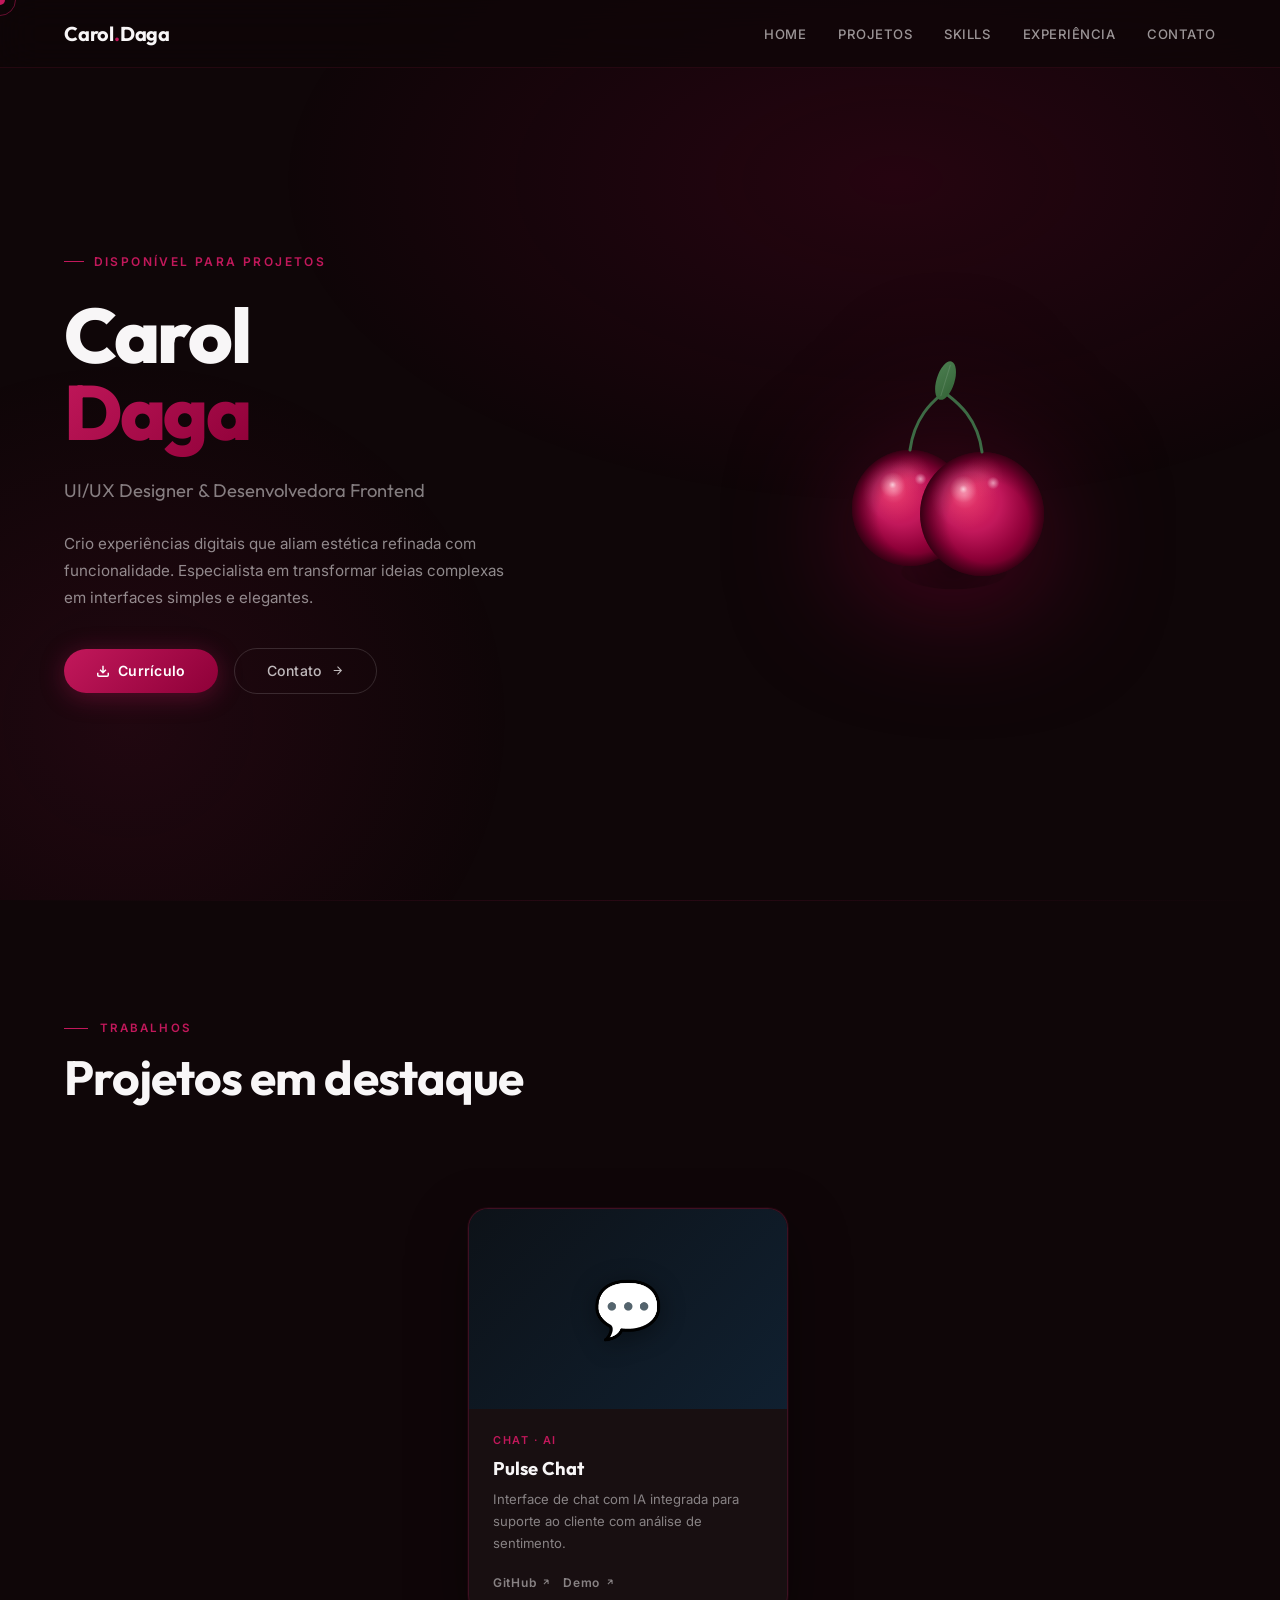
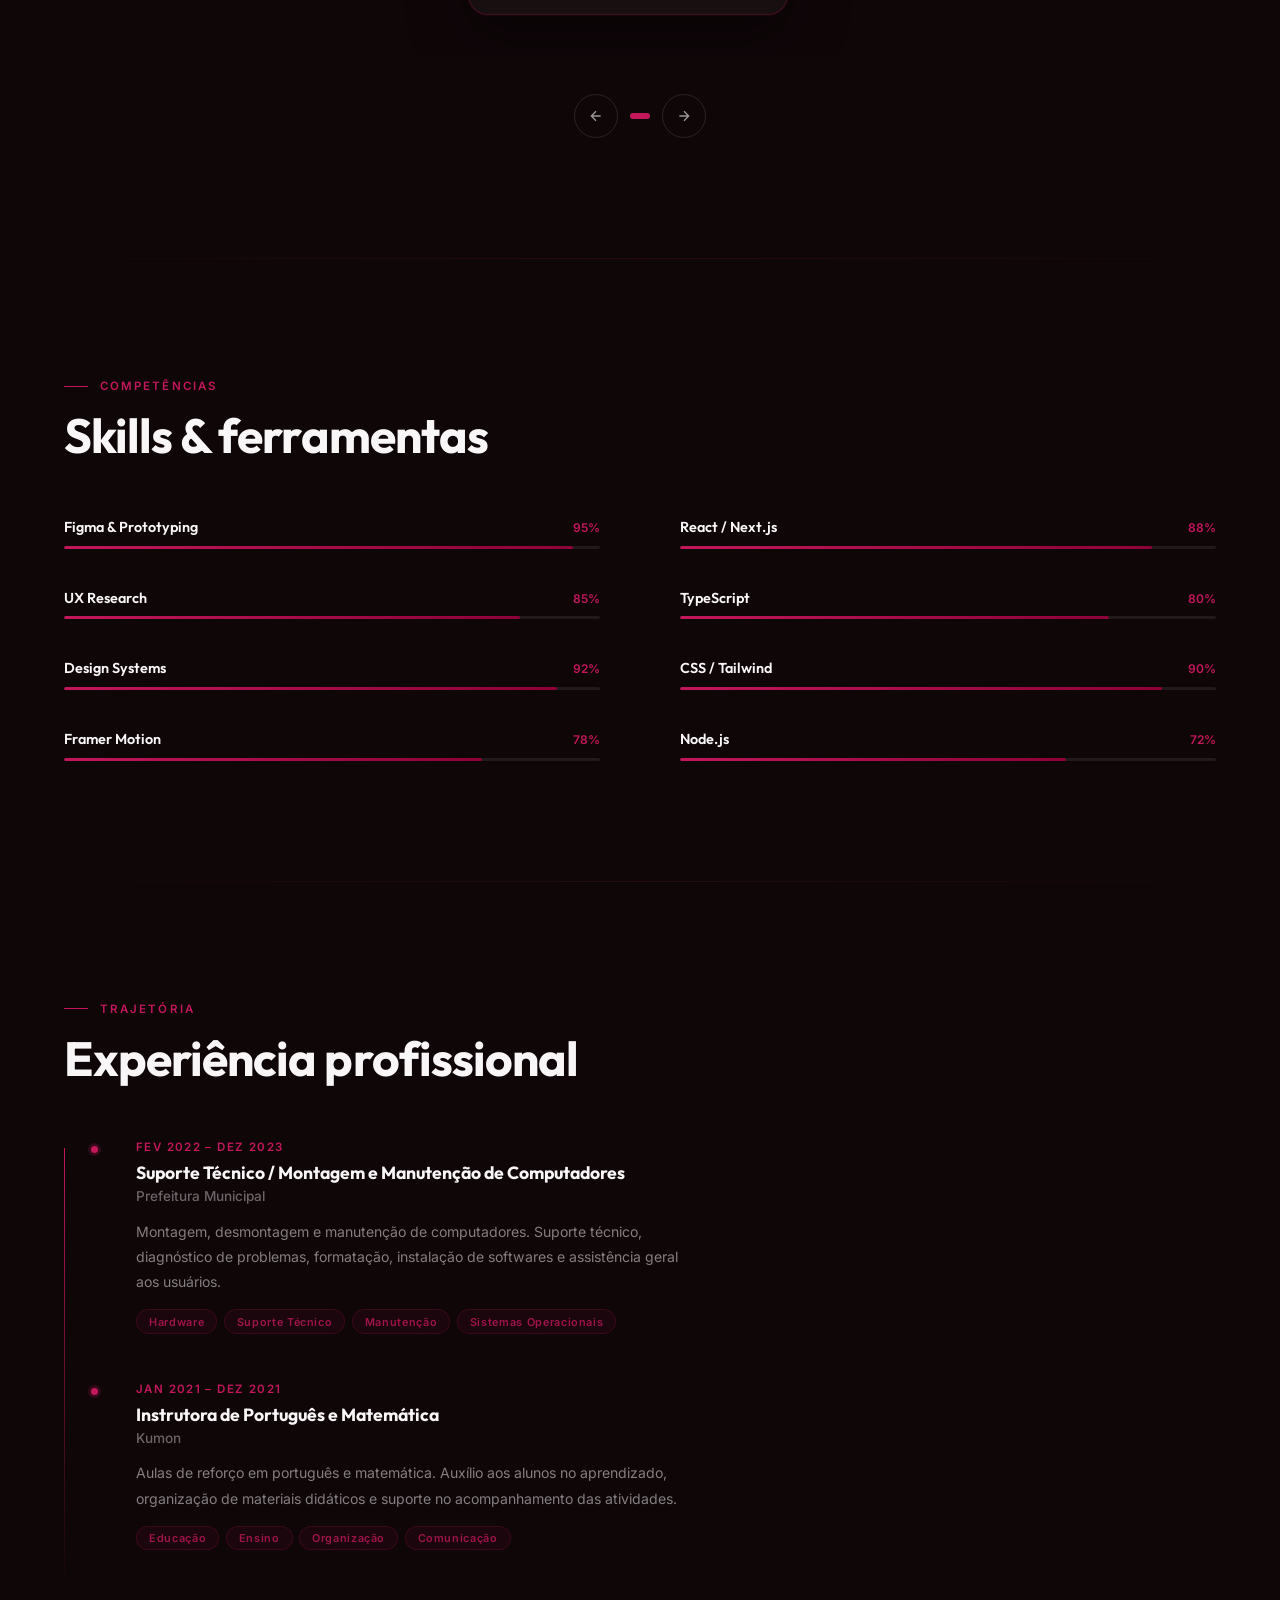
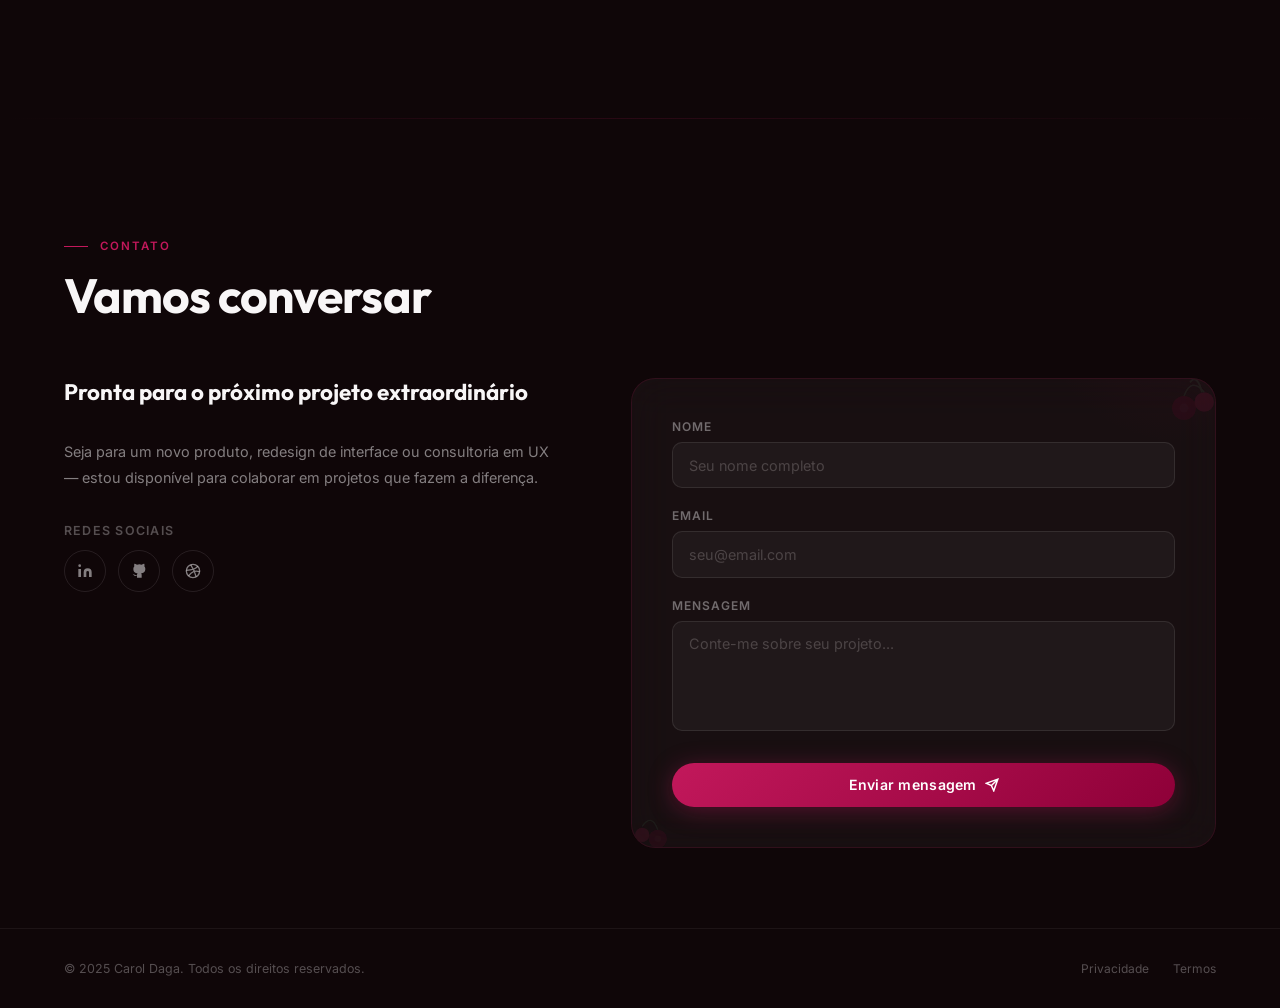
<file: index.html>
<!DOCTYPE html>
<html lang="pt-BR">
<head>
<meta charset="UTF-8">
<meta name="viewport" content="width=device-width, initial-scale=1.0">
<title>Portfolio — Carol Daga</title>
<link rel="preconnect" href="https://fonts.googleapis.com">
<link rel="preconnect" href="https://fonts.gstatic.com" crossorigin>
<link href="https://fonts.googleapis.com/css2?family=Inter:wght@400;500;600&family=Outfit:wght@400;600;700;800&display=swap" rel="stylesheet">
<link rel="stylesheet" href="style.css">
</head>
<body>

<div class="cursor" id="cursor"></div>
<div class="cursor-ring" id="cursorRing"></div>

<!-- OVERLAY -->
<div class="overlay" id="overlay"></div>

<!-- MOBILE MENU -->
<div class="mobile-menu" id="mobileMenu">
  <a href="#home"       class="mobile-link">Home</a>
  <a href="#projects"   class="mobile-link">Projetos</a>
  <a href="#skills"     class="mobile-link">Skills</a>
  <a href="#experience" class="mobile-link">Experiência</a>
  <a href="#contact"    class="mobile-link">Contato</a>
</div>

<!-- HEADER -->
<header id="header">
  <div class="logo">Carol<span>.</span>Daga</div>

  <nav>
    <a href="#home">Home</a>
    <a href="#projects">Projetos</a>
    <a href="#skills">Skills</a>
    <a href="#experience">Experiência</a>
    <a href="#contact">Contato</a>
  </nav>

  <button class="hamburger" id="hamburger" aria-label="Menu" aria-expanded="false">
    <span></span>
    <span></span>
    <span></span>
  </button>
</header>

<!-- HERO -->
<div class="wrapper">
<section id="home">
  <div class="hero-left fade-in">
    <span class="hero-eyebrow">Disponível para projetos</span>
    <h1 class="hero-name">
      Carol<br><span class="highlight">Daga</span>
    </h1>
    <p class="hero-title">UI/UX Designer & Desenvolvedora Frontend</p>
    <p class="hero-desc">Crio experiências digitais que aliam estética refinada com funcionalidade. Especialista em transformar ideias complexas em interfaces simples e elegantes.</p>
    <div class="hero-actions">
      <a href="https://drive.google.com/file/d/1856qaELvuAtlVrvX8k4z2LQz_kEx87Ot/view?usp=sharing" class="btn-primary">
        <svg width="14" height="14" viewBox="0 0 24 24" fill="none" stroke="currentColor" stroke-width="2.5"><path d="M21 15v4a2 2 0 01-2 2H5a2 2 0 01-2-2v-4M7 10l5 5 5-5M12 15V3"/></svg>
        Currículo
      </a>
      <a href="#contact" class="btn-secondary">
        Contato
        <svg width="13" height="13" viewBox="0 0 24 24" fill="none" stroke="currentColor" stroke-width="2"><path d="M5 12h14M12 5l7 7-7 7"/></svg>
      </a>
    </div>
  </div>
  <div class="hero-right fade-in">
    <div class="cherry-scene">
      <canvas id="cherryCanvas"></canvas>
    </div>
  </div>
</section>
</div>

<div class="section-divider"></div>

<!-- PROJECTS -->
<div class="wrapper">
<section id="projects">
  <div class="projects-header fade-in">
    <span class="section-label">Trabalhos</span>
    <h2 class="section-title">Projetos em destaque</h2>
  </div>

  <div class="carousel-wrapper" id="carouselWrapper">
    <div class="carousel-track" id="carouselTrack"></div>
  </div>

  <div class="carousel-controls">
    <button class="carousel-btn" id="prevBtn" aria-label="Anterior">
      <svg width="16" height="16" viewBox="0 0 24 24" fill="none" stroke="currentColor" stroke-width="2"><path d="M19 12H5M12 5l-7 7 7 7"/></svg>
    </button>
    <div class="carousel-dots" id="carouselDots"></div>
    <button class="carousel-btn" id="nextBtn" aria-label="Próximo">
      <svg width="16" height="16" viewBox="0 0 24 24" fill="none" stroke="currentColor" stroke-width="2"><path d="M5 12h14M12 5l7 7-7 7"/></svg>
    </button>
  </div>
</section>
</div>

<div class="section-divider"></div>

<!-- SKILLS -->
<div class="wrapper">
<section id="skills">
  <div class="fade-in">
    <span class="section-label">Competências</span>
    <h2 class="section-title">Skills & ferramentas</h2>
  </div>
  <div class="skills-grid" id="skillsGrid"></div>
</section>
</div>

<div class="section-divider"></div>

<!-- EXPERIENCE -->
<div class="wrapper">
<section id="experience">
  <div class="fade-in">
    <span class="section-label">Trajetória</span>
    <h2 class="section-title">Experiência profissional</h2>
  </div>
  <div class="timeline" id="timeline"></div>
</section>
</div>

<div class="section-divider"></div>

<!-- CONTACT -->
<div class="wrapper">
<section id="contact">
  <div class="fade-in">
    <span class="section-label">Contato</span>
    <h2 class="section-title">Vamos conversar</h2>
  </div>
  <div class="contact-inner">
    <div class="contact-info fade-in">
      <p class="contact-info-title">Pronta para o próximo projeto extraordinário</p>
      <p class="contact-info-desc">Seja para um novo produto, redesign de interface ou consultoria em UX — estou disponível para colaborar em projetos que fazem a diferença.</p>
      <div>
        <p class="socials-label">Redes sociais</p>
        <div class="contact-socials">
          <a class="social-link" href="https://www.linkedin.com/in/ana-carolina-daga-6a8595406/" title="LinkedIn" target="_blank" rel="noopener">
            <svg width="16" height="16" viewBox="0 0 24 24" fill="currentColor"><path d="M16 8a6 6 0 016 6v7h-4v-7a2 2 0 00-2-2 2 2 0 00-2 2v7h-4v-7a6 6 0 016-6zM2 9h4v12H2z"/><circle cx="4" cy="4" r="2"/></svg>
          </a>
          <a class="social-link" href="https://github.com/Daga404" title="GitHub" target="_blank" rel="noopener">
            <svg width="16" height="16" viewBox="0 0 24 24" fill="currentColor"><path d="M9 19c-5 1.5-5-2.5-7-3m14 6v-3.87a3.37 3.37 0 00-.94-2.61c3.14-.35 6.44-1.54 6.44-7A5.44 5.44 0 0020 4.77 5.07 5.07 0 0019.91 1S18.73.65 16 2.48a13.38 13.38 0 00-7 0C6.27.65 5.09 1 5.09 1A5.07 5.07 0 005 4.77a5.44 5.44 0 00-1.5 3.78c0 5.42 3.3 6.61 6.44 7A3.37 3.37 0 009 18.13V22"/></svg>
          </a>
          <a class="social-link" href="https://dribbble.com/Caroldgt" title="Dribbble" target="_blank" rel="noopener">
            <svg width="16" height="16" viewBox="0 0 24 24" fill="none" stroke="currentColor" stroke-width="2"><circle cx="12" cy="12" r="10"/><path d="M8.56 2.75c4.37 6.03 6.02 9.42 8.03 17.72m2.54-15.38c-3.72 4.35-8.94 5.66-16.88 5.85m19.5 1.9c-3.5-.93-6.63-.82-8.94 0-2.58.92-5.01 2.86-7.44 6.32"/></svg>
          </a>
        </div>
      </div>
    </div>

    <div class="contact-card fade-in">
      <!-- Corner cherry deco -->
      <svg class="cherry-deco" style="top:-10px;right:-8px;width:60px;" viewBox="0 0 80 80" fill="none">
        <circle cx="28" cy="52" r="16" fill="#8E0038"/>
        <circle cx="55" cy="44" r="13" fill="#C2185B"/>
        <path d="M28 36 Q38 10 55 31" stroke="#4a7c5f" stroke-width="2" fill="none"/>
        <path d="M36 18 Q45 5 52 31" stroke="#4a7c5f" stroke-width="2.5" fill="none"/>
        <circle cx="28" cy="52" r="6" fill="rgba(255,255,255,0.12)"/>
      </svg>
      <svg class="cherry-deco" style="bottom:-10px;left:-8px;width:52px;transform:scale(-1,1);" viewBox="0 0 80 80" fill="none">
        <circle cx="28" cy="52" r="14" fill="#8E0038"/>
        <circle cx="52" cy="46" r="11" fill="#C2185B"/>
        <path d="M28 38 Q38 12 52 33" stroke="#4a7c5f" stroke-width="2" fill="none"/>
        <circle cx="28" cy="52" r="5" fill="rgba(255,255,255,0.1)"/>
      </svg>

      <form id="contact-form">
        <div class="form-group">
          <label class="form-label">Nome</label>
          <input class="form-input" type="text" name="nome" placeholder="Seu nome completo" required>
        </div>
        <div class="form-group">
          <label class="form-label">Email</label>
          <input class="form-input" type="email" name="email" placeholder="seu@email.com" required>
        </div>
        <div class="form-group">
          <label class="form-label">Mensagem</label>
          <textarea class="form-textarea" name="mensagem" placeholder="Conte-me sobre seu projeto..." required></textarea>
        </div>
        <button class="btn-primary btn-full" type="submit">
          Enviar mensagem
          <svg width="14" height="14" viewBox="0 0 24 24" fill="none" stroke="currentColor" stroke-width="2.5"><path d="M22 2L11 13M22 2l-7 20-4-9-9-4 20-7z"/></svg>
        </button>
        <p id="form-status"></p>
      </form>
    </div>
  </div>
</section>
</div>

<!-- FOOTER -->
<footer>
  <p class="footer-copy">© 2025 Carol Daga. Todos os direitos reservados.</p>
  <div class="footer-links">
    <a href="#">Privacidade</a>
    <a href="#">Termos</a>
  </div>
</footer>

<script>
// ── HAMBURGER MENU ──
const hamburger = document.getElementById('hamburger');
const mobileMenu = document.getElementById('mobileMenu');
const overlay    = document.getElementById('overlay');

function toggleMenu(force) {
  const isOpen = hamburger.classList.toggle('open', force);
  mobileMenu.classList.toggle('open', isOpen);
  overlay.classList.toggle('open', isOpen);
  hamburger.setAttribute('aria-expanded', isOpen);
  document.body.style.overflow = isOpen ? 'hidden' : '';
}

hamburger.addEventListener('click', () => toggleMenu());
overlay.addEventListener('click', () => toggleMenu(false));

document.querySelectorAll('.mobile-link').forEach(a =>
  a.addEventListener('click', () => toggleMenu(false))
);

// Close on resize to desktop
window.addEventListener('resize', () => {
  if (window.innerWidth > 768) toggleMenu(false);
});

// ── CURSOR (desktop only) ──
const cursor     = document.getElementById('cursor');
const cursorRing = document.getElementById('cursorRing');
let mx = 0, my = 0, rx = 0, ry = 0;

if (window.matchMedia('(pointer: fine)').matches) {
  document.addEventListener('mousemove', e => {
    mx = e.clientX; my = e.clientY;
    cursor.style.left = mx + 'px';
    cursor.style.top  = my + 'px';
  });
  (function animateRing() {
    rx += (mx - rx) * 0.14;
    ry += (my - ry) * 0.14;
    cursorRing.style.left = rx + 'px';
    cursorRing.style.top  = ry + 'px';
    requestAnimationFrame(animateRing);
  })();
} else {
  cursor.style.display     = 'none';
  cursorRing.style.display = 'none';
  document.body.style.cursor = 'auto';
}

// ── CHERRY CANVAS ──
(function() {
  const canvas = document.getElementById('cherryCanvas');
  const ctx    = canvas.getContext('2d');
  let W, H, mouseX = 0, mouseY = 0;

  function resize() {
    const scene = canvas.parentElement;
    const size  = scene.offsetWidth;
    W = H = size;
    canvas.width  = size;
    canvas.height = size;
    canvas.style.width  = size + 'px';
    canvas.style.height = size + 'px';
  }

  resize();
  window.addEventListener('resize', resize);

  document.addEventListener('mousemove', e => {
    const rect = canvas.getBoundingClientRect();
    mouseX = ((e.clientX - rect.left) / W - 0.5) * 2;
    mouseY = ((e.clientY - rect.top)  / H - 0.5) * 2;
  });

  // Touch tilt
  document.addEventListener('touchmove', e => {
    const t = e.touches[0];
    const rect = canvas.getBoundingClientRect();
    mouseX = ((t.clientX - rect.left) / W - 0.5) * 2;
    mouseY = ((t.clientY - rect.top)  / H - 0.5) * 2;
  }, { passive: true });

  function drawCherry(ox, oy, radius, tX, tY) {
    ctx.clearRect(0, 0, W, H);
    const cx = W/2 + ox + tX*18;
    const cy = H/2 + oy + tY*14;

    const shadowGrad = ctx.createRadialGradient(cx+10, cy+radius*0.9+20, 0, cx+10, cy+radius*0.9+20, radius*1.1);
    shadowGrad.addColorStop(0, 'rgba(0,0,0,0.35)');
    shadowGrad.addColorStop(1, 'rgba(0,0,0,0)');
    ctx.beginPath();
    ctx.ellipse(cx+10, cy+radius+18, radius*0.85, radius*0.28, 0, 0, Math.PI*2);
    ctx.fillStyle = shadowGrad;
    ctx.fill();

    drawOneFruit(ctx, cx-34+tX*6, cy+16+tY*4, 58);
    drawOneFruit(ctx, cx+38+tX*8, cy+22+tY*4, 62);

    ctx.strokeStyle = '#3d6b45';
    ctx.lineWidth   = 3;
    ctx.lineCap     = 'round';

    ctx.beginPath();
    ctx.moveTo(cx-34+tX*6, cy+16+tY*4-58);
    ctx.bezierCurveTo(cx-34+tX*6+5, cy-80, cx+tX*7-5, cy-95, cx+tX*7, cy-100);
    ctx.stroke();

    ctx.beginPath();
    ctx.moveTo(cx+38+tX*8, cy+22+tY*4-62);
    ctx.bezierCurveTo(cx+38+tX*8-5, cy-80, cx+tX*7+5, cy-95, cx+tX*7, cy-100);
    ctx.stroke();

    ctx.save();
    ctx.translate(cx+tX*7-2, cy-100);
    ctx.rotate(0.3 + tX*0.08);
    const leafGrad = ctx.createLinearGradient(-18,-10,18,10);
    leafGrad.addColorStop(0, '#4a7c4e');
    leafGrad.addColorStop(1, '#2d5c30');
    ctx.beginPath();
    ctx.ellipse(0, -12, 9, 20, 0, 0, Math.PI*2);
    ctx.fillStyle = leafGrad;
    ctx.fill();
    ctx.strokeStyle = 'rgba(255,255,255,0.12)';
    ctx.lineWidth = 1;
    ctx.beginPath();
    ctx.moveTo(0, -28); ctx.lineTo(0, 4);
    ctx.stroke();
    ctx.restore();
  }

  function drawOneFruit(ctx, cx, cy, r) {
    const baseGrad = ctx.createRadialGradient(cx-r*0.3, cy-r*0.35, r*0.05, cx, cy, r);
    baseGrad.addColorStop(0,    '#e8215a');
    baseGrad.addColorStop(0.45, '#C2185B');
    baseGrad.addColorStop(0.78, '#8E0038');
    baseGrad.addColorStop(1,    '#5a0020');
    ctx.beginPath(); ctx.arc(cx, cy, r, 0, Math.PI*2);
    ctx.fillStyle = baseGrad; ctx.fill();

    const rimGrad = ctx.createRadialGradient(cx+r*0.3, cy+r*0.4, 0, cx, cy, r);
    rimGrad.addColorStop(0,    'rgba(0,0,0,0)');
    rimGrad.addColorStop(0.65, 'rgba(0,0,0,0)');
    rimGrad.addColorStop(1,    'rgba(0,0,0,0.38)');
    ctx.beginPath(); ctx.arc(cx, cy, r, 0, Math.PI*2);
    ctx.fillStyle = rimGrad; ctx.fill();

    const spec1Grad = ctx.createRadialGradient(cx-r*0.28, cy-r*0.3, 0, cx-r*0.28, cy-r*0.3, r*0.55);
    spec1Grad.addColorStop(0,   'rgba(255,255,255,0.28)');
    spec1Grad.addColorStop(0.4, 'rgba(255,255,255,0.08)');
    spec1Grad.addColorStop(1,   'rgba(255,255,255,0)');
    ctx.beginPath(); ctx.arc(cx, cy, r, 0, Math.PI*2);
    ctx.fillStyle = spec1Grad; ctx.fill();

    ctx.save();
    ctx.beginPath(); ctx.arc(cx, cy, r, 0, Math.PI*2); ctx.clip();
    const catchGrad = ctx.createRadialGradient(cx-r*0.3, cy-r*0.4, 0, cx-r*0.3, cy-r*0.4, r*0.22);
    catchGrad.addColorStop(0,   'rgba(255,255,255,0.72)');
    catchGrad.addColorStop(0.3, 'rgba(255,255,255,0.3)');
    catchGrad.addColorStop(1,   'rgba(255,255,255,0)');
    ctx.fillStyle = catchGrad;
    ctx.fillRect(cx-r, cy-r, r*2, r*2);
    const spark = ctx.createRadialGradient(cx+r*0.18, cy-r*0.5, 0, cx+r*0.18, cy-r*0.5, r*0.1);
    spark.addColorStop(0, 'rgba(255,255,255,0.55)');
    spark.addColorStop(1, 'rgba(255,255,255,0)');
    ctx.fillStyle = spark;
    ctx.fillRect(cx-r, cy-r, r*2, r*2);
    ctx.restore();

    const transGrad = ctx.createRadialGradient(cx, cy-r*0.6, 0, cx, cy-r*0.6, r*0.35);
    transGrad.addColorStop(0, 'rgba(255,120,140,0.15)');
    transGrad.addColorStop(1, 'rgba(255,120,140,0)');
    ctx.beginPath(); ctx.arc(cx, cy, r, 0, Math.PI*2);
    ctx.fillStyle = transGrad; ctx.fill();
  }

  let animTilt = {x: 0, y: 0};
  function animate() {
    animTilt.x += (mouseX - animTilt.x) * 0.07;
    animTilt.y += (mouseY - animTilt.y) * 0.07;
    drawCherry(0, 20, 62, animTilt.x, animTilt.y);
    requestAnimationFrame(animate);
  }
  animate();
})();

// ── PROJECTS ──
const projects = [
  {
    emoji: '💬',
    bg: 'linear-gradient(135deg, #0d1218 0%, #102030 100%)',
    tag: 'Chat · AI',
    title: 'Pulse Chat',
    desc: 'Interface de chat com IA integrada para suporte ao cliente com análise de sentimento.',
    links: ['GitHub', 'Demo'],
  },
];

const track   = document.getElementById('carouselTrack');
const dotsEl  = document.getElementById('carouselDots');
let currentIndex = 0;
const total = projects.length;

projects.forEach((p, i) => {
  const card = document.createElement('div');
  card.className = 'project-card' + (i === 0 ? ' active' : '');
  card.innerHTML = `
    <div class="card-thumb">
      <div class="card-thumb-bg" style="background:${p.bg}">
        <span style="font-size:3.5rem;filter:drop-shadow(0 4px 12px rgba(0,0,0,0.4))">${p.emoji}</span>
      </div>
    </div>
    <div class="card-body">
      <p class="card-tag">${p.tag}</p>
      <h3 class="card-title">${p.title}</h3>
      <p class="card-desc">${p.desc}</p>
      <div class="card-links">
        ${p.links.map(l => `<a class="card-link" href="#">
          ${l}
          <svg width="10" height="10" viewBox="0 0 24 24" fill="none" stroke="currentColor" stroke-width="2.5"><path d="M7 17L17 7M17 7H7M17 7v10"/></svg>
        </a>`).join('')}
      </div>
    </div>`;
  track.appendChild(card);

  const dot = document.createElement('div');
  dot.className = 'dot' + (i === 0 ? ' active' : '');
  dot.addEventListener('click', () => goTo(i));
  dotsEl.appendChild(dot);
});

function goTo(idx) {
  currentIndex = ((idx % total) + total) % total;
  const cards  = track.querySelectorAll('.project-card');
  const dots   = dotsEl.querySelectorAll('.dot');
  const cardW  = cards[0] ? cards[0].offsetWidth + 24 : 344;
  const wrapW  = track.parentElement.offsetWidth;
  const offset = wrapW / 2 - cardW / 2 - currentIndex * cardW;
  track.style.transform = `translateX(${offset}px)`;
  cards.forEach((c, i) => c.classList.toggle('active', i === currentIndex));
  dots.forEach((d, i)  => d.classList.toggle('active', i === currentIndex));
}

setTimeout(() => goTo(0), 50);
window.addEventListener('resize', () => goTo(currentIndex));

document.getElementById('prevBtn').addEventListener('click', () => goTo(currentIndex - 1));
document.getElementById('nextBtn').addEventListener('click', () => goTo(currentIndex + 1));
setInterval(() => goTo(currentIndex + 1), 5000);

// ── SKILLS ──
const skills = [
  { name: 'Figma & Prototyping', pct: 95 },
  { name: 'React / Next.js',     pct: 88 },
  { name: 'UX Research',         pct: 85 },
  { name: 'TypeScript',          pct: 80 },
  { name: 'Design Systems',      pct: 92 },
  { name: 'CSS / Tailwind',      pct: 90 },
  { name: 'Framer Motion',       pct: 78 },
  { name: 'Node.js',             pct: 72 },
];

const skillsGrid = document.getElementById('skillsGrid');
skills.forEach(s => {
  const el = document.createElement('div');
  el.className = 'skill-item fade-in';
  el.innerHTML = `
    <div class="skill-info">
      <span class="skill-name">${s.name}</span>
      <span class="skill-pct">${s.pct}%</span>
    </div>
    <div class="skill-bar">
      <div class="skill-fill" data-pct="${s.pct}"></div>
    </div>`;
  skillsGrid.appendChild(el);
});

// ── EXPERIENCE ──
const experiences = [
  {
    date: 'Fev 2022 – Dez 2023',
    role: 'Suporte Técnico / Montagem e Manutenção de Computadores',
    company: 'Prefeitura Municipal',
    desc: 'Montagem, desmontagem e manutenção de computadores. Suporte técnico, diagnóstico de problemas, formatação, instalação de softwares e assistência geral aos usuários.',
    tags: ['Hardware', 'Suporte Técnico', 'Manutenção', 'Sistemas Operacionais']
  },
  {
    date: 'Jan 2021 – Dez 2021',
    role: 'Instrutora de Português e Matemática',
    company: 'Kumon',
    desc: 'Aulas de reforço em português e matemática. Auxílio aos alunos no aprendizado, organização de materiais didáticos e suporte no acompanhamento das atividades.',
    tags: ['Educação', 'Ensino', 'Organização', 'Comunicação']
  }
];

const timeline = document.getElementById('timeline');
experiences.forEach(e => {
  const el = document.createElement('div');
  el.className = 'timeline-item fade-in';
  el.innerHTML = `
    <p class="timeline-date">${e.date}</p>
    <h3 class="timeline-role">${e.role}</h3>
    <p class="timeline-company">${e.company}</p>
    <p class="timeline-desc">${e.desc}</p>
    <div class="timeline-tags">${e.tags.map(t => `<span class="tag">${t}</span>`).join('')}</div>`;
  timeline.appendChild(el);
});

// ── SCROLL ANIMATIONS ──
const observer = new IntersectionObserver((entries) => {
  entries.forEach(e => {
    if (e.isIntersecting) {
      e.target.classList.add('visible');
      e.target.querySelectorAll('.skill-fill').forEach(bar => {
        bar.style.width = bar.dataset.pct + '%';
      });
    }
  });
}, { threshold: 0.12, rootMargin: '0px 0px -40px 0px' });

document.querySelectorAll('.fade-in').forEach(el => observer.observe(el));

const skillObserver = new IntersectionObserver((entries) => {
  entries.forEach(e => {
    if (e.isIntersecting) {
      e.target.querySelectorAll('.skill-fill').forEach(bar => {
        bar.style.width = bar.dataset.pct + '%';
      });
    }
  });
}, { threshold: 0.1 });
skillObserver.observe(document.getElementById('skills'));

// ── HEADER SCROLL EFFECT ──
window.addEventListener('scroll', () => {
  document.getElementById('header').classList.toggle('scrolled', window.scrollY > 20);
});
</script>
<script src="script.js"></script>
</body>
</html>
</file>
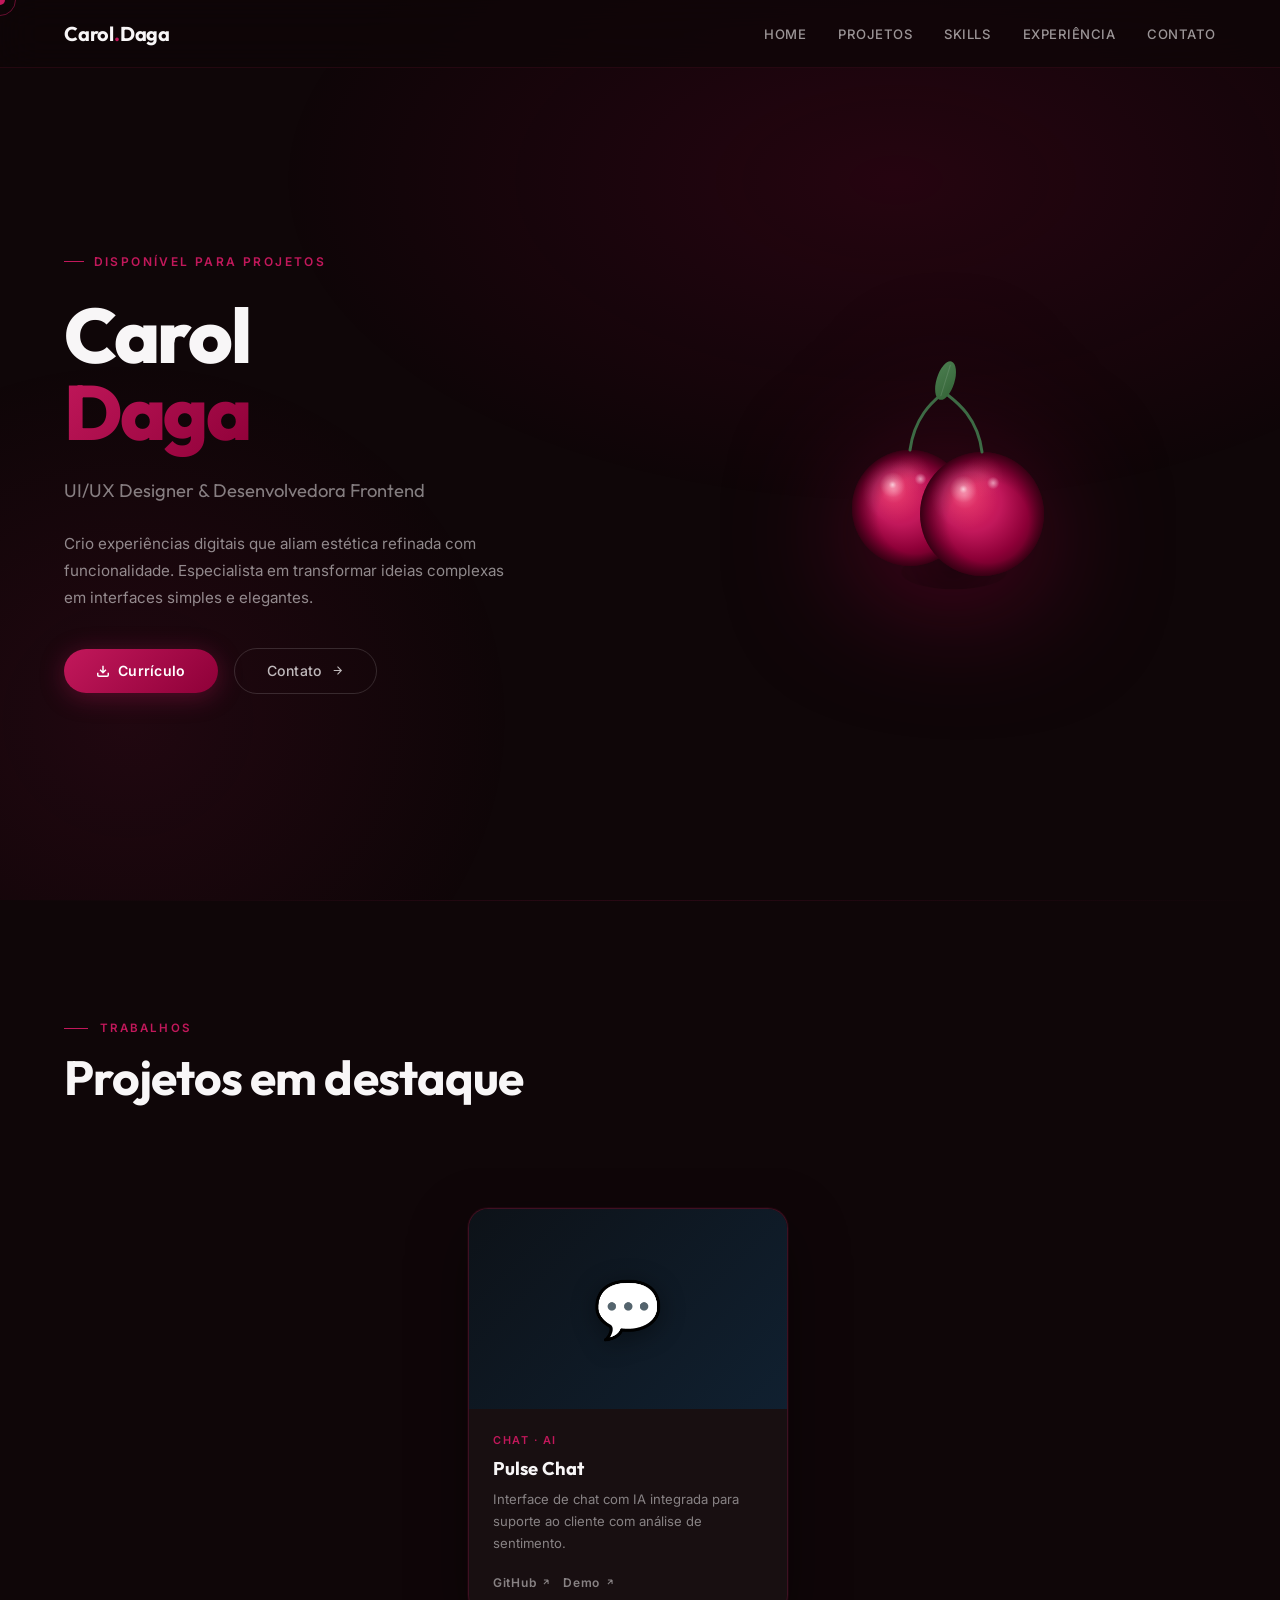
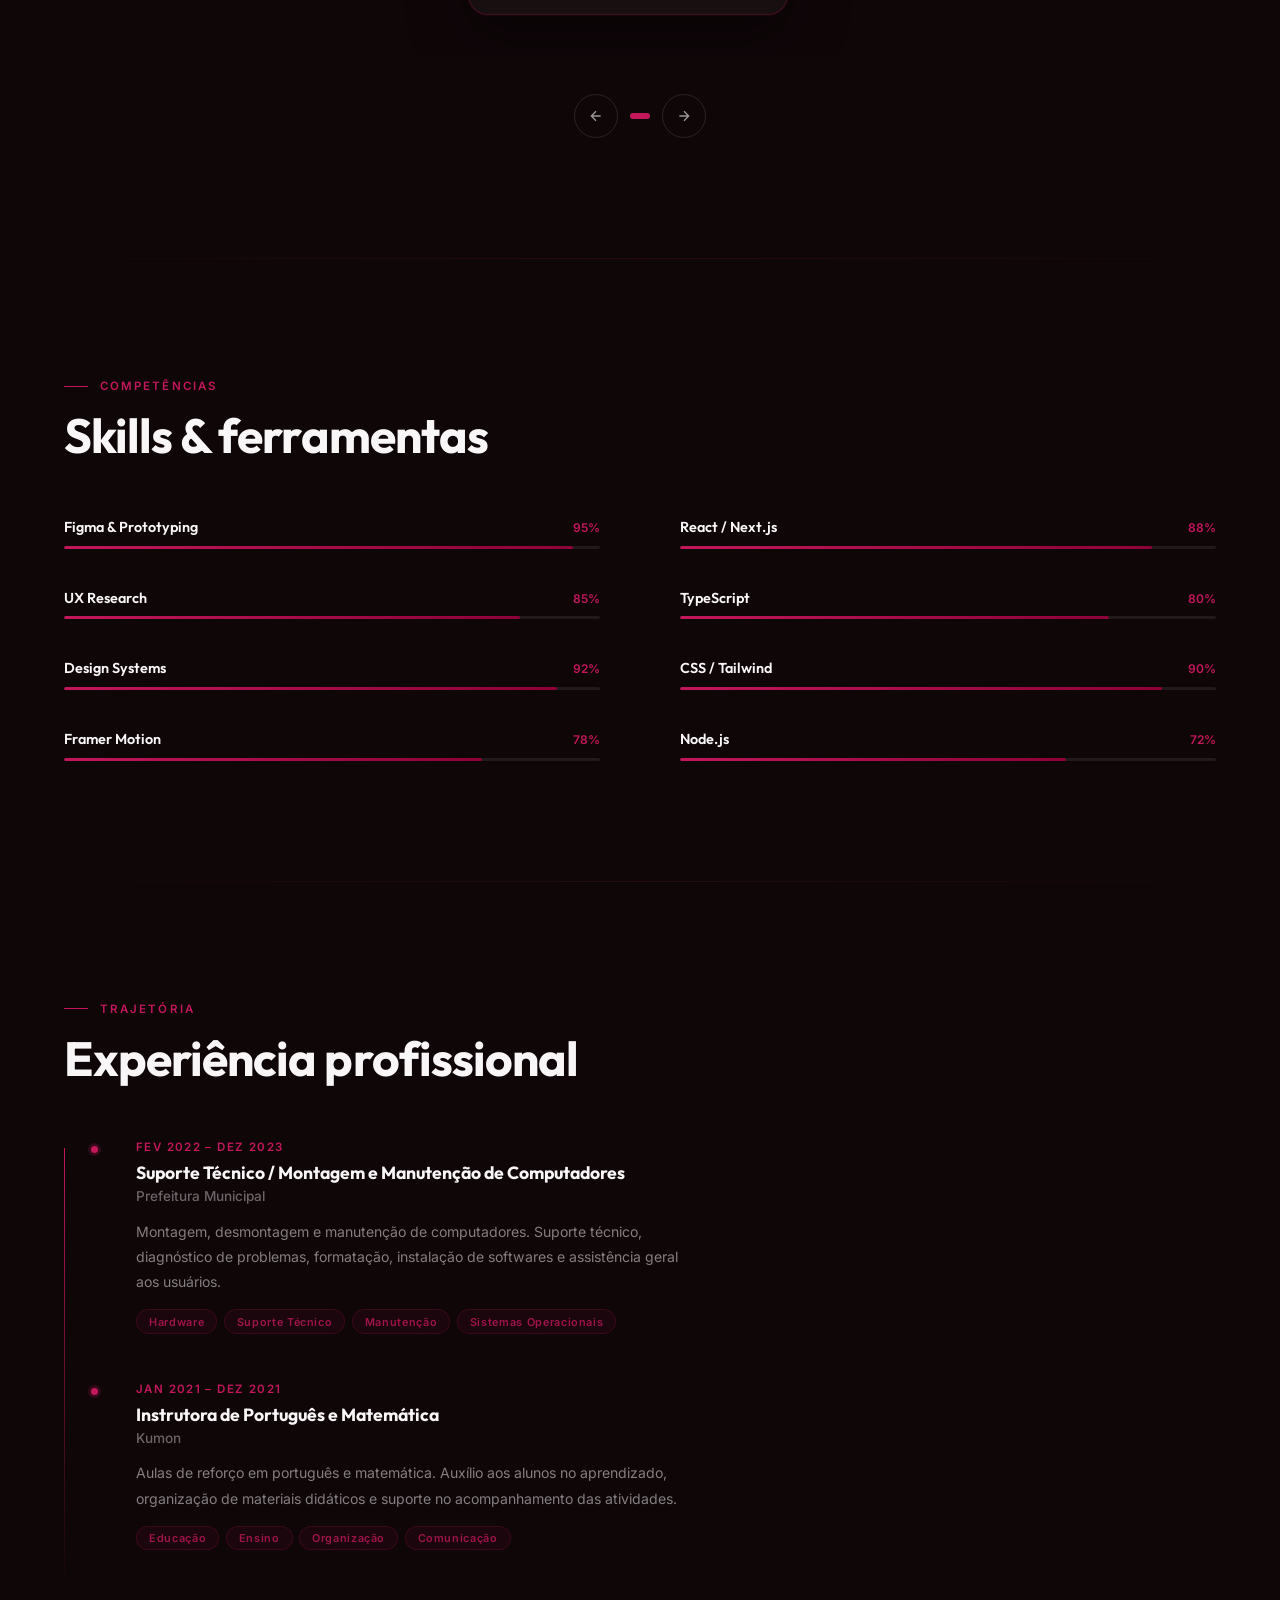
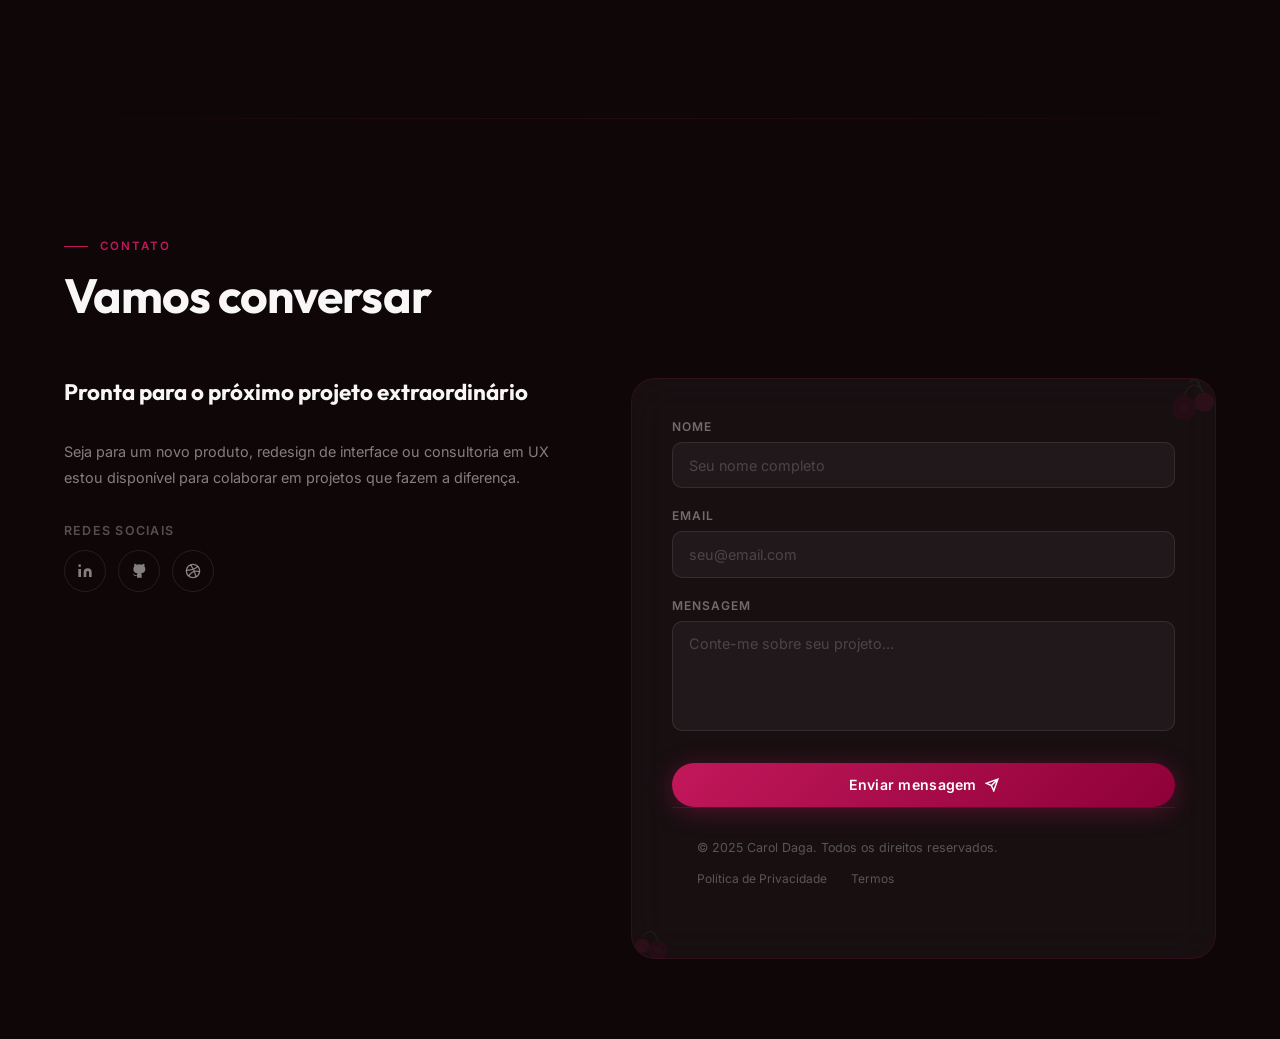
<file: portfolio.html>
<!DOCTYPE html>
<html lang="pt-BR">
<head>
<meta charset="UTF-8">
<meta name="viewport" content="width=device-width, initial-scale=1.0">
<title>Portfolio — Carol Daga</title>
<link href="https://fonts.googleapis.com/css2?family=Outfit:wght@300;400;500;600;700;800&family=Inter:wght@300;400;500;600&display=swap" rel="stylesheet">
<link rel="stylesheet" href="style.css">
</head>
<body>

<div class="cursor" id="cursor"></div>
<div class="cursor-ring" id="cursorRing"></div>

<!-- HEADER -->
<header>
  <div class="logo">Carol<span>.</span>Daga</div>
  <nav>
    <a href="#home">Home</a>
    <a href="#projects">Projetos</a>
    <a href="#skills">Skills</a>
    <a href="#experience">Experiência</a>
    <a href="#contact">Contato</a>
  </nav>
</header>

<!-- HERO -->
<div class="wrapper">
<section id="home">
  <div class="hero-left fade-in">
    <span class="hero-eyebrow">Disponível para projetos</span>
    <h1 class="hero-name">
      Carol<br><span class="highlight">Daga</span>
    </h1>
    <p class="hero-title">UI/UX Designer & Desenvolvedora Frontend</p>
    <p class="hero-desc">Crio experiências digitais que aliam estética refinada com funcionalidade. Especialista em transformar ideias complexas em interfaces simples e elegantes.</p>
    <div class="hero-actions">
      <a href="https://drive.google.com/file/d/1856qaELvuAtlVrvX8k4z2LQz_kEx87Ot/view?usp=sharing" class="btn-primary">
        <svg width="14" height="14" viewBox="0 0 24 24" fill="none" stroke="currentColor" stroke-width="2.5"><path d="M21 15v4a2 2 0 01-2 2H5a2 2 0 01-2-2v-4M7 10l5 5 5-5M12 15V3"/></svg>
        Currículo
      </a>
      <a href="#contact" class="btn-secondary">
        Contato
        <svg width="13" height="13" viewBox="0 0 24 24" fill="none" stroke="currentColor" stroke-width="2"><path d="M5 12h14M12 5l7 7-7 7"/></svg>
      </a>
    </div>
  </div>
  <div class="hero-right">
    <div class="cherry-scene">
      <canvas id="cherryCanvas" width="380" height="380"></canvas>
    </div>
  </div>
</section>
</div>

<div class="section-divider"></div>

<!-- PROJECTS -->
<div class="wrapper">
<section id="projects">
  <div class="projects-header fade-in">
    <span class="section-label">Trabalhos</span>
    <h2 class="section-title">Projetos em destaque</h2>
  </div>

  <div class="carousel-wrapper" id="carouselWrapper">
    <div class="carousel-track" id="carouselTrack">
      <!-- Cards são inseridos via JS -->
    </div>
  </div>

  <div class="carousel-controls">
    <button class="carousel-btn" id="prevBtn">
      <svg width="16" height="16" viewBox="0 0 24 24" fill="none" stroke="currentColor" stroke-width="2"><path d="M19 12H5M12 5l-7 7 7 7"/></svg>
    </button>
    <div class="carousel-dots" id="carouselDots"></div>
    <button class="carousel-btn" id="nextBtn">
      <svg width="16" height="16" viewBox="0 0 24 24" fill="none" stroke="currentColor" stroke-width="2"><path d="M5 12h14M12 5l7 7-7 7"/></svg>
    </button>
  </div>
</section>
</div>

<div class="section-divider"></div>

<!-- SKILLS -->
<div class="wrapper">
<section id="skills">
  <div class="fade-in">
    <span class="section-label">Competências</span>
    <h2 class="section-title">Skills & ferramentas</h2>
  </div>
  <div class="skills-grid" id="skillsGrid">
  </div>
</section>
</div>

<div class="section-divider"></div>

<!-- EXPERIENCE -->
<div class="wrapper">
<section id="experience">
  <div class="fade-in">
    <span class="section-label">Trajetória</span>
    <h2 class="section-title">Experiência profissional</h2>
  </div>
  <div class="timeline" id="timeline"></div>
</section>
</div>

<div class="section-divider"></div>

<!-- CONTACT -->
<div class="wrapper">
<section id="contact">
  <div class="fade-in">
    <span class="section-label">Contato</span>
    <h2 class="section-title">Vamos conversar</h2>
  </div>
  <div class="contact-inner">
    <div class="contact-info fade-in">
      <p class="contact-info-title">Pronta para o próximo projeto extraordinário</p>
      <p class="contact-info-desc">Seja para um novo produto, redesign de interface ou consultoria em UX estou disponível para colaborar em projetos que fazem a diferença.</p>
      <div>
        <p style="font-size:0.78rem;letter-spacing:0.1em;text-transform:uppercase;color:rgba(248,246,247,0.3);margin-bottom:0.75rem;font-weight:600;">Redes sociais</p>
        <div class="contact-socials">
          <a class="social-link" href="https://www.linkedin.com/in/ana-carolina-daga-6a8595406/" title="LinkedIn">
            <svg width="16" height="16" viewBox="0 0 24 24" fill="currentColor"><path d="M16 8a6 6 0 016 6v7h-4v-7a2 2 0 00-2-2 2 2 0 00-2 2v7h-4v-7a6 6 0 016-6zM2 9h4v12H2z"/><circle cx="4" cy="4" r="2"/></svg>
          </a>
          <a class="social-link" href="https://github.com/Daga404" title="GitHub">
            <svg width="16" height="16" viewBox="0 0 24 24" fill="currentColor"><path d="M9 19c-5 1.5-5-2.5-7-3m14 6v-3.87a3.37 3.37 0 00-.94-2.61c3.14-.35 6.44-1.54 6.44-7A5.44 5.44 0 0020 4.77 5.07 5.07 0 0019.91 1S18.73.65 16 2.48a13.38 13.38 0 00-7 0C6.27.65 5.09 1 5.09 1A5.07 5.07 0 005 4.77a5.44 5.44 0 00-1.5 3.78c0 5.42 3.3 6.61 6.44 7A3.37 3.37 0 009 18.13V22"/></svg>
          </a>
          <a class="social-link" href="https://dribbble.com/Caroldgt" title="Dribbble">
            <svg width="16" height="16" viewBox="0 0 24 24" fill="none" stroke="currentColor" stroke-width="2"><circle cx="12" cy="12" r="10"/><path d="M8.56 2.75c4.37 6.03 6.02 9.42 8.03 17.72m2.54-15.38c-3.72 4.35-8.94 5.66-16.88 5.85m19.5 1.9c-3.5-.93-6.63-.82-8.94 0-2.58.92-5.01 2.86-7.44 6.32"/></svg>
          </a>
          <!-- <a class="social-link" href="caroldaga2@gmail.com" title="Email">
            <svg width="16" height="16" viewBox="0 0 24 24" fill="none" stroke="currentColor" stroke-width="2"><path d="M4 4h16c1.1 0 2 .9 2 2v12c0 1.1-.9 2-2 2H4c-1.1 0-2-.9-2-2V6c0-1.1.9-2 2-2z"/><polyline points="22,6 12,13 2,6"/></svg>
          </a> -->
        </div>
      </div>
    </div>
    <div class="contact-card fade-in" style="position:relative;">

     <!-- Corner cherry deco -->
<svg class="cherry-deco" style="top:-10px;right:-8px;width:60px;" viewBox="0 0 80 80" fill="none">
  <circle cx="28" cy="52" r="16" fill="#8E0038"/>
  <circle cx="55" cy="44" r="13" fill="#C2185B"/>
  <path d="M28 36 Q38 10 55 31" stroke="#4a7c5f" stroke-width="2" fill="none"/>
  <path d="M36 18 Q45 5 52 31" stroke="#4a7c5f" stroke-width="2.5" fill="none"/>
  <circle cx="28" cy="52" r="6" fill="rgba(255,255,255,0.12)"/>
</svg>
<svg class="cherry-deco" style="bottom:-10px;left:-8px;width:52px;transform:scale(-1,1);" viewBox="0 0 80 80" fill="none">
  <circle cx="28" cy="52" r="14" fill="#8E0038"/>
  <circle cx="52" cy="46" r="11" fill="#C2185B"/>
  <path d="M28 38 Q38 12 52 33" stroke="#4a7c5f" stroke-width="2" fill="none"/>
  <circle cx="28" cy="52" r="5" fill="rgba(255,255,255,0.1)"/>
</svg>

<form id="contact-form">
  <div class="form-group">
    <label class="form-label">Nome</label>
    <input class="form-input" type="text" name="nome" placeholder="Seu nome completo" required>
  </div>
  <div class="form-group">
    <label class="form-label">Email</label>
    <input class="form-input" type="email" name="email" placeholder="seu@email.com" required>
  </div>
  <div class="form-group">
    <label class="form-label">Mensagem</label>
    <textarea class="form-textarea" name="mensagem" placeholder="Conte-me sobre seu projeto..." required></textarea>
  </div>
  <button class="btn-primary" type="submit" style="width:100%;justify-content:center;margin-top:0.5rem;">
    Enviar mensagem
    <svg width="14" height="14" viewBox="0 0 24 24" fill="none" stroke="currentColor" stroke-width="2.5"><path d="M22 2L11 13M22 2l-7 20-4-9-9-4 20-7z"/></svg>
  </button>
  <p id="form-status" style="text-align:center;margin-top:1rem;font-size:0.9rem;"></p>
</form>

<!-- FOOTER -->
<footer>
  <p class="footer-copy">© 2025 Carol Daga. Todos os direitos reservados.</p>
  <div class="footer-links">
    <a href="#">Política de Privacidade</a>
    <a href="#">Termos</a>
  </div>
</footer>

<script>
// ── CURSOR ──
const cursor = document.getElementById('cursor');
const cursorRing = document.getElementById('cursorRing');
let mx = 0, my = 0, rx = 0, ry = 0;
document.addEventListener('mousemove', e => { mx = e.clientX; my = e.clientY; cursor.style.left = mx+'px'; cursor.style.top = my+'px'; });
function animateRing() {
  rx += (mx - rx) * 0.14;
  ry += (my - ry) * 0.14;
  cursorRing.style.left = rx+'px'; cursorRing.style.top = ry+'px';
  requestAnimationFrame(animateRing);
}
animateRing();

// ── CHERRY CANVAS ──
(function() {
  const canvas = document.getElementById('cherryCanvas');
  const ctx = canvas.getContext('2d');
  const W = 380, H = 380;
  let mouseX = 0, mouseY = 0;
  let tiltX = 0, tiltY = 0;

  document.addEventListener('mousemove', e => {
    const rect = canvas.getBoundingClientRect();
    mouseX = ((e.clientX - rect.left) / W - 0.5) * 2;
    mouseY = ((e.clientY - rect.top) / H - 0.5) * 2;
  });

  function drawCherry(ox, oy, radius, tX, tY) {
    ctx.clearRect(0, 0, W, H);
    const cx = W/2 + ox + tX*18;
    const cy = H/2 + oy + tY*14;

    // Shadow
    const shadowGrad = ctx.createRadialGradient(cx+10, cy+radius*0.9+20, 0, cx+10, cy+radius*0.9+20, radius*1.1);
    shadowGrad.addColorStop(0, 'rgba(0,0,0,0.35)');
    shadowGrad.addColorStop(1, 'rgba(0,0,0,0)');
    ctx.beginPath();
    ctx.ellipse(cx+10, cy+radius+18, radius*0.85, radius*0.28, 0, 0, Math.PI*2);
    ctx.fillStyle = shadowGrad;
    ctx.fill();

    // --- Cherry 1 (left, slightly behind) ---
    drawOneFruit(ctx, cx-34+tX*6, cy+16+tY*4, 58);

    // --- Cherry 2 (right, front) ---
    drawOneFruit(ctx, cx+38+tX*8, cy+22+tY*4, 62);

    // --- Stems ---
    ctx.strokeStyle = '#3d6b45';
    ctx.lineWidth = 3;
    ctx.lineCap = 'round';

    // Left stem
    ctx.beginPath();
    ctx.moveTo(cx-34+tX*6, cy+16+tY*4-58);
    ctx.bezierCurveTo(cx-34+tX*6+5, cy-80, cx+tX*7-5, cy-95, cx+tX*7, cy-100);
    ctx.stroke();

    // Right stem
    ctx.beginPath();
    ctx.moveTo(cx+38+tX*8, cy+22+tY*4-62);
    ctx.bezierCurveTo(cx+38+tX*8-5, cy-80, cx+tX*7+5, cy-95, cx+tX*7, cy-100);
    ctx.stroke();

    // Leaf
    ctx.save();
    ctx.translate(cx+tX*7-2, cy-100);
    ctx.rotate(0.3 + tX*0.08);
    const leafGrad = ctx.createLinearGradient(-18,-10,18,10);
    leafGrad.addColorStop(0, '#4a7c4e');
    leafGrad.addColorStop(1, '#2d5c30');
    ctx.beginPath();
    ctx.ellipse(0, -12, 9, 20, 0, 0, Math.PI*2);
    ctx.fillStyle = leafGrad;
    ctx.fill();
    // Leaf vein
    ctx.strokeStyle = 'rgba(255,255,255,0.12)';
    ctx.lineWidth = 1;
    ctx.beginPath();
    ctx.moveTo(0, -28); ctx.lineTo(0, 4);
    ctx.stroke();
    ctx.restore();
  }

  function drawOneFruit(ctx, cx, cy, r) {
    // Base gradient - dark wine to bright crimson
    const baseGrad = ctx.createRadialGradient(cx-r*0.3, cy-r*0.35, r*0.05, cx, cy, r);
    baseGrad.addColorStop(0, '#e8215a');
    baseGrad.addColorStop(0.45, '#C2185B');
    baseGrad.addColorStop(0.78, '#8E0038');
    baseGrad.addColorStop(1, '#5a0020');
    ctx.beginPath();
    ctx.arc(cx, cy, r, 0, Math.PI*2);
    ctx.fillStyle = baseGrad;
    ctx.fill();

    // Dark rim (bottom edge depth)
    const rimGrad = ctx.createRadialGradient(cx+r*0.3, cy+r*0.4, 0, cx, cy, r);
    rimGrad.addColorStop(0, 'rgba(0,0,0,0)');
    rimGrad.addColorStop(0.65, 'rgba(0,0,0,0)');
    rimGrad.addColorStop(1, 'rgba(0,0,0,0.38)');
    ctx.beginPath();
    ctx.arc(cx, cy, r, 0, Math.PI*2);
    ctx.fillStyle = rimGrad;
    ctx.fill();

    // Specular highlight (large soft)
    const spec1Grad = ctx.createRadialGradient(cx-r*0.28, cy-r*0.3, 0, cx-r*0.28, cy-r*0.3, r*0.55);
    spec1Grad.addColorStop(0, 'rgba(255,255,255,0.28)');
    spec1Grad.addColorStop(0.4, 'rgba(255,255,255,0.08)');
    spec1Grad.addColorStop(1, 'rgba(255,255,255,0)');
    ctx.beginPath();
    ctx.arc(cx, cy, r, 0, Math.PI*2);
    ctx.fillStyle = spec1Grad;
    ctx.fill();

    // Sharp catchlight
    ctx.save();
    ctx.beginPath();
    ctx.arc(cx, cy, r, 0, Math.PI*2);
    ctx.clip();
    const catchGrad = ctx.createRadialGradient(cx-r*0.3, cy-r*0.4, 0, cx-r*0.3, cy-r*0.4, r*0.22);
    catchGrad.addColorStop(0, 'rgba(255,255,255,0.72)');
    catchGrad.addColorStop(0.3, 'rgba(255,255,255,0.3)');
    catchGrad.addColorStop(1, 'rgba(255,255,255,0)');
    ctx.fillStyle = catchGrad;
    ctx.fillRect(cx-r, cy-r, r*2, r*2);

    // Tiny secondary sparkle
    const spark = ctx.createRadialGradient(cx+r*0.18, cy-r*0.5, 0, cx+r*0.18, cy-r*0.5, r*0.1);
    spark.addColorStop(0, 'rgba(255,255,255,0.55)');
    spark.addColorStop(1, 'rgba(255,255,255,0)');
    ctx.fillStyle = spark;
    ctx.fillRect(cx-r, cy-r, r*2, r*2);
    ctx.restore();

    // Subtle translucency at top
    const transGrad = ctx.createRadialGradient(cx, cy-r*0.6, 0, cx, cy-r*0.6, r*0.35);
    transGrad.addColorStop(0, 'rgba(255,120,140,0.15)');
    transGrad.addColorStop(1, 'rgba(255,120,140,0)');
    ctx.beginPath();
    ctx.arc(cx, cy, r, 0, Math.PI*2);
    ctx.fillStyle = transGrad;
    ctx.fill();
  }

  let animTilt = {x: 0, y: 0};
  function animate() {
    animTilt.x += (mouseX - animTilt.x) * 0.07;
    animTilt.y += (mouseY - animTilt.y) * 0.07;
    drawCherry(0, 20, 62, animTilt.x, animTilt.y);
    requestAnimationFrame(animate);
  }
  animate();
})();

// ── PROJECTS DATA ──
const projects = [
  /* {
    emoji: '🛒',
    bg: 'linear-gradient(135deg, #1a0d12 0%, #2d0a1f 100%)',
    tag: 'UI Design · E-commerce',
    title: 'Bloom Market',
    desc: 'Plataforma de e-commerce para artesanato local com checkout intuitivo e experiência mobile-first.',
    links: ['Live Demo', 'Case Study'],
  }, */
  /* {
    emoji: '📊',
    bg: 'linear-gradient(135deg, #0d1020 0%, #1a1535 100%)',
    tag: 'Dashboard · SaaS',
    title: 'Metric Studio',
    desc: 'Dashboard analítico com visualizações de dados em tempo real para equipes de produto.',
    links: ['Live Demo', 'GitHub'],
  }, */
  /* {
    emoji: '🎵',
    bg: 'linear-gradient(135deg, #0f1a10 0%, #1a2d1a 100%)',
    tag: 'App Mobile · UX',
    title: 'Harmonia',
    desc: 'Aplicativo de streaming musical com interface gestual e personalização profunda de playlists.',
    links: ['Protótipo', 'Behance'],
  }, */
  /* {
    emoji: '🏠',
    bg: 'linear-gradient(135deg, #1a1005 0%, #2d200a 100%)',
    tag: 'Web App · Real Estate',
    title: 'Nidus',
    desc: 'Plataforma imobiliária com tour virtual em 3D e match inteligente entre perfil e imóvel.',
    links: ['Live Demo', 'Case Study'],
  }, */
  {
    emoji: '💬',
    bg: 'linear-gradient(135deg, #0d1218 0%, #102030 100%)',
    tag: 'Chat · AI',
    title: 'Pulse Chat',
    desc: 'Interface de chat com IA integrada para suporte ao cliente com análise de sentimento.',
    links: ['GitHub', 'Demo'],
  },
];

const track = document.getElementById('carouselTrack');
const dotsEl = document.getElementById('carouselDots');
let currentIndex = 0;
const total = projects.length;

projects.forEach((p, i) => {
  const card = document.createElement('div');
  card.className = 'project-card' + (i === 0 ? ' active' : '');
  card.innerHTML = `
    <div class="card-thumb">
      <div class="card-thumb-bg" style="background:${p.bg}">
        <span style="font-size:3.5rem;filter:drop-shadow(0 4px 12px rgba(0,0,0,0.4))">${p.emoji}</span>
      </div>
    </div>
    <div class="card-body">
      <p class="card-tag">${p.tag}</p>
      <h3 class="card-title">${p.title}</h3>
      <p class="card-desc">${p.desc}</p>
      <div class="card-links">
        ${p.links.map(l => `<a class="card-link" href="#">
          ${l}
          <svg width="10" height="10" viewBox="0 0 24 24" fill="none" stroke="currentColor" stroke-width="2.5"><path d="M7 17L17 7M17 7H7M17 7v10"/></svg>
        </a>`).join('')}
      </div>
    </div>
  `;
  track.appendChild(card);

  const dot = document.createElement('div');
  dot.className = 'dot' + (i===0?' active':'');
  dot.addEventListener('click', () => goTo(i));
  dotsEl.appendChild(dot);
});

function goTo(idx) {
  currentIndex = ((idx % total) + total) % total;
  const cards = track.querySelectorAll('.project-card');
  const dots = dotsEl.querySelectorAll('.dot');
  const cardW = 320 + 24; // card width + gap
  const wrapperW = track.parentElement.offsetWidth;
  const offset = wrapperW/2 - cardW/2 - currentIndex*cardW;
  track.style.transform = `translateX(${offset}px)`;

  cards.forEach((c,i) => {
    c.classList.toggle('active', i === currentIndex);
  });
  dots.forEach((d,i) => d.classList.toggle('active', i === currentIndex));
}

// Init position
setTimeout(() => goTo(1), 50);

document.getElementById('prevBtn').addEventListener('click', () => goTo(currentIndex - 1));
document.getElementById('nextBtn').addEventListener('click', () => goTo(currentIndex + 1));

// Auto-advance
setInterval(() => goTo(currentIndex + 1), 5000);

// ── SKILLS ──
const skills = [
  { name: 'Figma & Prototyping', pct: 95 },
  { name: 'React / Next.js', pct: 88 },
  { name: 'UX Research', pct: 85 },
  { name: 'TypeScript', pct: 80 },
  { name: 'Design Systems', pct: 92 },
  { name: 'CSS / Tailwind', pct: 90 },
  { name: 'Framer Motion', pct: 78 },
  { name: 'Node.js', pct: 72 },
];

const skillsGrid = document.getElementById('skillsGrid');
skills.forEach(s => {
  const el = document.createElement('div');
  el.className = 'skill-item fade-in';
  el.innerHTML = `
    <div class="skill-info">
      <span class="skill-name">${s.name}</span>
      <span class="skill-pct">${s.pct}%</span>
    </div>
    <div class="skill-bar">
      <div class="skill-fill" data-pct="${s.pct}"></div>
    </div>
  `;
  skillsGrid.appendChild(el);
});

// ── EXPERIENCE ──
const experiences = [
  {
  date: 'Fev 2022 – Dez 2023',
  role: 'Suporte Técnico / Montagem e Manutenção de Computadores',
  company: 'Prefeitura Municipal',
  desc: 'Montagem, desmontagem e manutenção de computadores. Suporte técnico, diagnóstico de problemas, formatação, instalação de softwares e assistência geral aos usuários.',
  tags: ['Hardware', 'Suporte Técnico', 'Manutenção', 'Sistemas Operacionais']
},
{
  date: 'Jan 2021 – Dez 2021',
  role: 'Instrutora de Português e Matemática',
  company: 'Kumon',
  desc: 'Aulas de reforço em português e matemática. Auxílio aos alunos no aprendizado, organização de materiais didáticos e suporte no acompanhamento das atividades.',
  tags: ['Educação', 'Ensino', 'Organização', 'Comunicação']
}

];

const timeline = document.getElementById('timeline');
experiences.forEach(e => {
  const el = document.createElement('div');
  el.className = 'timeline-item fade-in';
  el.innerHTML = `
    <p class="timeline-date">${e.date}</p>
    <h3 class="timeline-role">${e.role}</h3>
    <p class="timeline-company">${e.company}</p>
    <p class="timeline-desc">${e.desc}</p>
    <div class="timeline-tags">${e.tags.map(t=>`<span class="tag">${t}</span>`).join('')}</div>
  `;
  timeline.appendChild(el);
});

// ── SCROLL ANIMATIONS ──
const observer = new IntersectionObserver((entries) => {
  entries.forEach(e => {
    if (e.isIntersecting) {
      e.target.classList.add('visible');
      // Animate skill bars
      e.target.querySelectorAll('.skill-fill').forEach(bar => {
        bar.style.width = bar.dataset.pct + '%';
      });
    }
  });
}, { threshold: 0.12, rootMargin: '0px 0px -40px 0px' });

document.querySelectorAll('.fade-in').forEach(el => observer.observe(el));

// Also trigger skill bar animation when skills section is visible
const skillObserver = new IntersectionObserver((entries) => {
  entries.forEach(e => {
    if(e.isIntersecting) {
      e.target.querySelectorAll('.skill-fill').forEach(bar => {
        bar.style.width = bar.dataset.pct + '%';
      });
    }
  });
}, { threshold: 0.1 });
skillObserver.observe(document.getElementById('skills'));
</script>
 <script src="script.js"></script>
</body>
</html>
</file>
<file: style.css>
/* ── RESET & VARS ── */
:root {
  --crimson:    #C2185B;
  --wine:       #8E0038;
  --wine-deep:  #6B0029;
  --soft-white: #F8F6F7;
  --dark:       #2A2A2A;
  --dark-mid:   #3D3D3D;
  --gray:       #6E6E6E;
  --gray-light: #E8E4E6;
  --glass-bg:   rgba(248,246,247,0.06);
  --glass-border: rgba(194,24,91,0.18);
  --header-h:   68px;
}

*, *::before, *::after { box-sizing: border-box; margin: 0; padding: 0; }
html  { scroll-behavior: smooth; }
body  {
  font-family: 'Inter', sans-serif;
  background: #0F0608;
  color: var(--soft-white);
  overflow-x: hidden;
  cursor: none;
}

/* ── CUSTOM CURSOR (hidden on touch) ── */
.cursor {
  width: 10px; height: 10px;
  background: var(--crimson);
  border-radius: 50%;
  position: fixed;
  pointer-events: none;
  z-index: 9999;
  transform: translate(-50%,-50%);
  transition: width .2s, height .2s, background .2s;
}
.cursor-ring {
  width: 32px; height: 32px;
  border: 1.5px solid rgba(194,24,91,.5);
  border-radius: 50%;
  position: fixed;
  pointer-events: none;
  z-index: 9998;
  transform: translate(-50%,-50%);
  transition: all .12s ease;
}
body:has(a:hover) .cursor,
body:has(button:hover) .cursor { width: 14px; height: 14px; }

/* ── BACKGROUND TEXTURE ── */
body::before {
  content: '';
  position: fixed; inset: 0;
  background:
    radial-gradient(ellipse 80% 60% at 70% 20%, rgba(142,0,56,.18) 0%, transparent 60%),
    radial-gradient(ellipse 60% 80% at 10% 80%, rgba(194,24,91,.10) 0%, transparent 50%);
  pointer-events: none; z-index: 0;
}

/* ── HEADER ── */
header {
  position: fixed; top: 0; left: 0; right: 0; z-index: 1000;
  padding: 0 5%;
  background: rgba(15,6,8,.72);
  backdrop-filter: blur(20px);
  -webkit-backdrop-filter: blur(20px);
  border-bottom: 1px solid rgba(194,24,91,.12);
  height: var(--header-h);
  display: flex; align-items: center; justify-content: space-between;
  transition: background .3s;
}
header.scrolled { background: rgba(15,6,8,.92); }

.logo {
  font-family: 'Outfit', sans-serif;
  font-weight: 700; font-size: 1.25rem;
  color: var(--soft-white);
  letter-spacing: -.01em;
  z-index: 1001;
}
.logo span { color: var(--crimson); }

nav { display: flex; gap: 2rem; align-items: center; }
nav a {
  font-family: 'Inter', sans-serif;
  font-size: .82rem; font-weight: 500;
  color: rgba(248,246,247,.6);
  text-decoration: none;
  letter-spacing: .04em;
  text-transform: uppercase;
  transition: color .25s;
  position: relative;
}
nav a::after {
  content: '';
  position: absolute; bottom: -4px; left: 0; right: 0;
  height: 1px; background: var(--crimson);
  transform: scaleX(0); transform-origin: left;
  transition: transform .3s ease;
}
nav a:hover { color: var(--soft-white); }
nav a:hover::after { transform: scaleX(1); }

/* ── HAMBURGER BUTTON ── */
.hamburger {
  display: none;
  flex-direction: column;
  justify-content: center;
  align-items: center;
  gap: 5px;
  width: 44px; height: 44px;
  background: rgba(248,246,247,.05);
  border: 1px solid rgba(248,246,247,.12);
  border-radius: 50%;
  cursor: pointer;
  padding: 10px;
  z-index: 1001;
  transition: background .2s, border-color .2s;
  flex-shrink: 0;
}
.hamburger:hover {
  background: rgba(248,246,247,.1);
  border-color: rgba(194,24,91,.3);
}
.hamburger span {
  display: block;
  height: 2px;
  background: var(--soft-white);
  border-radius: 2px;
  transition: transform .35s cubic-bezier(.4,0,.2,1),
              opacity .25s ease,
              width .25s ease;
}
.hamburger span:nth-child(1) { width: 22px; }
.hamburger span:nth-child(2) { width: 15px; align-self: flex-start; }
.hamburger span:nth-child(3) { width: 22px; }

.hamburger.open span:nth-child(1) { transform: translateY(7px) rotate(45deg);  width: 22px; }
.hamburger.open span:nth-child(2) { opacity: 0; width: 0; }
.hamburger.open span:nth-child(3) { transform: translateY(-7px) rotate(-45deg); width: 22px; }

/* ── MOBILE MENU DRAWER ── */
.mobile-menu {
  position: fixed;
  top: 0; right: 0;
  width: min(300px, 78vw);
  height: 100dvh;
  background: rgba(15,6,8,.97);
  backdrop-filter: blur(24px);
  -webkit-backdrop-filter: blur(24px);
  border-left: 1px solid rgba(194,24,91,.16);
  display: flex;
  flex-direction: column;
  justify-content: center;
  gap: 0;
  padding: 6rem 2rem 3rem;
  transform: translateX(100%);
  transition: transform .4s cubic-bezier(.4,0,.2,1);
  z-index: 1000;
}
.mobile-menu.open { transform: translateX(0); }

.mobile-link {
  color: rgba(248,246,247,.85);
  text-decoration: none;
  font-family: 'Outfit', sans-serif;
  font-size: 1.3rem; font-weight: 600;
  letter-spacing: .02em;
  padding: .9rem 0;
  border-bottom: 1px solid rgba(248,246,247,.06);
  transition: color .2s, padding-left .2s;
  display: block;
}
.mobile-link:last-child { border-bottom: none; }
.mobile-link:hover { color: var(--crimson); padding-left: .5rem; }

/* ── OVERLAY ── */
.overlay {
  position: fixed; inset: 0;
  background: rgba(0,0,0,.6);
  opacity: 0; pointer-events: none;
  transition: opacity .4s ease;
  z-index: 999;
}
.overlay.open { opacity: 1; pointer-events: all; }

/* ── WRAPPER ── */
.wrapper { max-width: 1280px; margin: 0 auto; width: 100%; }

/* ── SECTION BASE ── */
section {
  position: relative; z-index: 1;
  padding: 100px 5%;
  max-width: 1280px; margin: 0 auto;
  width: 100%;
}

.section-label {
  font-family: 'Inter', sans-serif;
  font-size: .72rem; font-weight: 600;
  letter-spacing: .18em; text-transform: uppercase;
  color: var(--crimson);
  margin-bottom: 1rem;
  display: flex; align-items: center; gap: .75rem;
}
.section-label::before {
  content: '';
  width: 24px; height: 1px;
  background: var(--crimson);
  display: block; flex-shrink: 0;
}
.section-title {
  font-family: 'Outfit', sans-serif;
  font-size: clamp(1.8rem, 5vw, 3rem);
  font-weight: 700;
  color: var(--soft-white);
  letter-spacing: -.02em;
  line-height: 1.1;
}

/* ── HERO ── */
#home {
  min-height: 100svh;
  display: grid;
  grid-template-columns: 1fr 1fr;
  align-items: center;
  gap: 4rem;
  padding-top: calc(var(--header-h) + 60px);
  padding-bottom: 80px;
}

.hero-left { display: flex; flex-direction: column; gap: 1.75rem; }

.hero-eyebrow {
  font-family: 'Inter', sans-serif;
  font-size: .75rem; font-weight: 600;
  letter-spacing: .2em; text-transform: uppercase;
  color: var(--crimson);
  display: flex; align-items: center; gap: .6rem;
}
.hero-eyebrow::before {
  content: '';
  width: 20px; height: 1px;
  background: var(--crimson);
  flex-shrink: 0;
}

.hero-name {
  font-family: 'Outfit', sans-serif;
  font-size: clamp(2.6rem, 6vw, 5rem);
  font-weight: 800;
  line-height: 1.0;
  letter-spacing: -.03em;
  color: var(--soft-white);
}
.hero-name .highlight {
  background: linear-gradient(135deg, var(--crimson), var(--wine));
  -webkit-background-clip: text;
  -webkit-text-fill-color: transparent;
  background-clip: text;
}

.hero-title {
  font-family: 'Outfit', sans-serif;
  font-size: clamp(.95rem, 2vw, 1.15rem);
  font-weight: 400;
  color: rgba(248,246,247,.5);
}

.hero-desc {
  font-size: clamp(.88rem, 1.5vw, .95rem);
  line-height: 1.8;
  color: rgba(248,246,247,.55);
  max-width: 440px;
}

.hero-actions {
  display: flex;
  flex-wrap: wrap;
  gap: 1rem;
  align-items: center;
  margin-top: .5rem;
}

/* ── BUTTONS ── */
.btn-primary {
  display: inline-flex; align-items: center; gap: .5rem;
  padding: .85rem 2rem;
  background: linear-gradient(135deg, var(--crimson), var(--wine));
  color: white;
  font-family: 'Inter', sans-serif;
  font-size: .88rem; font-weight: 600;
  letter-spacing: .02em;
  border: none; border-radius: 50px;
  cursor: pointer; text-decoration: none;
  transition: transform .25s, box-shadow .25s;
  box-shadow: 0 4px 24px rgba(194,24,91,.35);
}
.btn-primary:hover {
  transform: translateY(-2px);
  box-shadow: 0 8px 32px rgba(194,24,91,.5);
}
.btn-primary.btn-full {
  width: 100%;
  justify-content: center;
  margin-top: .5rem;
}

.btn-secondary {
  display: inline-flex; align-items: center; gap: .5rem;
  padding: .85rem 2rem;
  background: transparent;
  color: rgba(248,246,247,.75);
  font-family: 'Inter', sans-serif;
  font-size: .88rem; font-weight: 500;
  letter-spacing: .02em;
  border: 1px solid rgba(248,246,247,.15);
  border-radius: 50px;
  cursor: pointer; text-decoration: none;
  transition: all .25s;
}
.btn-secondary:hover {
  border-color: rgba(194,24,91,.4);
  color: var(--soft-white);
  background: rgba(194,24,91,.08);
}

/* ── CHERRY CANVAS ── */
.hero-right {
  display: flex; align-items: center; justify-content: center;
}
.cherry-scene {
  position: relative;
  width: min(380px, 90%);
  aspect-ratio: 1;
}
#cherryCanvas {
  width: 100%; height: 100%;
  filter: drop-shadow(0 24px 60px rgba(142,0,56,.5));
}

/* ── SECTION DIVIDER ── */
.section-divider {
  width: 100%; max-width: 1280px; margin: 0 auto;
  height: 1px;
  background: linear-gradient(to right, transparent, rgba(194,24,91,.15), transparent);
}

/* ── PROJECTS ── */
#projects { padding-top: 120px; padding-bottom: 120px; }
.projects-header { margin-bottom: 4rem; }

.carousel-wrapper {
  overflow: hidden;
  padding: 40px 0;
}
.carousel-track {
  display: flex;
  gap: 1.5rem;
  transition: transform .6s cubic-bezier(.25,.46,.45,.94);
  will-change: transform;
}
.project-card {
  flex: 0 0 clamp(260px, 70vw, 320px);
  background: rgba(248,246,247,.04);
  border: 1px solid rgba(248,246,247,.07);
  border-radius: 20px;
  overflow: hidden;
  transition: all .5s cubic-bezier(.25,.46,.45,.94);
  cursor: pointer;
  transform: scale(.88);
  opacity: .55;
}
.project-card.active {
  transform: scale(1.0);
  opacity: 1;
  border-color: rgba(194,24,91,.22);
  box-shadow: 0 20px 60px rgba(0,0,0,.4), 0 0 0 1px rgba(194,24,91,.1);
}
.card-thumb { height: 200px; position: relative; overflow: hidden; }
.card-thumb-bg {
  width: 100%; height: 100%;
  display: flex; align-items: center; justify-content: center;
}
.card-body { padding: 1.5rem; }
.card-tag {
  font-size: .68rem; font-weight: 600;
  letter-spacing: .14em; text-transform: uppercase;
  color: var(--crimson); margin-bottom: .6rem;
}
.card-title {
  font-family: 'Outfit', sans-serif;
  font-size: 1.15rem; font-weight: 700;
  color: var(--soft-white); margin-bottom: .5rem;
}
.card-desc {
  font-size: .82rem; line-height: 1.7;
  color: rgba(248,246,247,.5); margin-bottom: 1.25rem;
}
.card-links { display: flex; gap: .75rem; }
.card-link {
  font-size: .75rem; font-weight: 600;
  letter-spacing: .06em;
  color: rgba(248,246,247,.5);
  text-decoration: none;
  display: flex; align-items: center; gap: .3rem;
  transition: color .2s;
}
.card-link:hover { color: var(--crimson); }

.carousel-controls {
  display: flex; gap: .75rem;
  margin-top: 2.5rem;
  justify-content: center; align-items: center;
}
.carousel-btn {
  width: 44px; height: 44px;
  border-radius: 50%;
  border: 1px solid rgba(248,246,247,.12);
  background: transparent;
  color: rgba(248,246,247,.6);
  cursor: pointer;
  display: flex; align-items: center; justify-content: center;
  transition: all .25s;
}
.carousel-btn:hover {
  border-color: var(--crimson);
  color: var(--crimson);
  background: rgba(194,24,91,.08);
}
.carousel-dots { display: flex; gap: .4rem; }
.dot {
  width: 6px; height: 6px;
  border-radius: 50%;
  background: rgba(248,246,247,.2);
  cursor: pointer;
  transition: all .3s;
}
.dot.active {
  background: var(--crimson);
  width: 20px; border-radius: 3px;
}

/* ── SKILLS ── */
#skills { padding-top: 120px; padding-bottom: 120px; }

.skills-grid {
  display: grid;
  grid-template-columns: repeat(2, 1fr);
  gap: 2.5rem 5rem;
  margin-top: 3.5rem;
}
.skill-item { display: flex; flex-direction: column; gap: .6rem; }
.skill-info  { display: flex; justify-content: space-between; align-items: baseline; }
.skill-name  {
  font-family: 'Outfit', sans-serif;
  font-size: .9rem; font-weight: 600;
  color: var(--soft-white);
}
.skill-pct {
  font-size: .75rem; font-weight: 600;
  color: var(--crimson);
  font-family: 'Inter', sans-serif;
}
.skill-bar {
  height: 3px;
  background: rgba(248,246,247,.08);
  border-radius: 2px; overflow: hidden;
}
.skill-fill {
  height: 100%;
  background: linear-gradient(90deg, var(--crimson), var(--wine));
  border-radius: 2px;
  width: 0%;
  transition: width 1.2s cubic-bezier(.25,.46,.45,.94);
}

/* ── EXPERIENCE ── */
#experience { padding-top: 120px; padding-bottom: 120px; }

.timeline {
  margin-top: 3.5rem;
  display: flex; flex-direction: column; gap: 0;
  position: relative;
  padding-left: 2rem;
}
.timeline::before {
  content: '';
  position: absolute; left: 0; top: 8px;
  width: 1px; bottom: 8px;
  background: linear-gradient(to bottom, var(--crimson), transparent);
}
.timeline-item {
  position: relative;
  padding: 0 0 3rem 2.5rem;
}
.timeline-item::before {
  content: '';
  position: absolute; left: -.3rem; top: 6px;
  width: 7px; height: 7px;
  border-radius: 50%;
  background: var(--crimson);
  box-shadow: 0 0 0 3px rgba(194,24,91,.2);
}
.timeline-date {
  font-size: .72rem; font-weight: 600;
  letter-spacing: .12em; text-transform: uppercase;
  color: var(--crimson); margin-bottom: .5rem;
  font-family: 'Inter', sans-serif;
}
.timeline-role {
  font-family: 'Outfit', sans-serif;
  font-size: 1.1rem; font-weight: 700;
  color: var(--soft-white); margin-bottom: .2rem;
  line-height: 1.3;
}
.timeline-company {
  font-size: .85rem; font-weight: 500;
  color: rgba(248,246,247,.4); margin-bottom: .9rem;
}
.timeline-desc {
  font-size: .88rem; line-height: 1.8;
  color: rgba(248,246,247,.5); max-width: 560px;
}
.timeline-tags { display: flex; flex-wrap: wrap; gap: .4rem; margin-top: .9rem; }
.tag {
  font-size: .68rem; font-weight: 600;
  letter-spacing: .06em;
  padding: .28rem .75rem;
  border-radius: 50px;
  border: 1px solid rgba(194,24,91,.2);
  color: rgba(194,24,91,.8);
  background: rgba(194,24,91,.06);
}

/* ── CONTACT ── */
#contact { padding-top: 120px; padding-bottom: 80px; }

.contact-inner {
  display: grid;
  grid-template-columns: 1fr 1.2fr;
  gap: 5rem;
  align-items: start;
  margin-top: 3.5rem;
}
.contact-info { display: flex; flex-direction: column; gap: 2rem; }
.contact-info-title {
  font-family: 'Outfit', sans-serif;
  font-size: 1.4rem; font-weight: 700;
  color: var(--soft-white); line-height: 1.3;
}
.contact-info-desc {
  font-size: .9rem; line-height: 1.8;
  color: rgba(248,246,247,.5);
}
.socials-label {
  font-size: .78rem; letter-spacing: .1em; text-transform: uppercase;
  color: rgba(248,246,247,.3); margin-bottom: .75rem; font-weight: 600;
  font-family: 'Inter', sans-serif;
}
.contact-socials { display: flex; gap: .75rem; flex-wrap: wrap; }
.social-link {
  width: 42px; height: 42px;
  border-radius: 50%;
  border: 1px solid rgba(248,246,247,.1);
  display: flex; align-items: center; justify-content: center;
  color: rgba(248,246,247,.5);
  text-decoration: none;
  transition: all .25s;
  cursor: pointer;
}
.social-link:hover {
  border-color: var(--crimson);
  color: var(--crimson);
  background: rgba(194,24,91,.08);
}

.contact-card {
  background: rgba(248,246,247,.04);
  backdrop-filter: blur(20px);
  border: 1px solid rgba(194,24,91,.14);
  border-radius: 24px;
  padding: 2.5rem;
  position: relative; overflow: hidden;
}
.contact-card::before {
  content: '';
  position: absolute; top: -50%; right: -20%;
  width: 300px; height: 300px;
  background: radial-gradient(circle, rgba(142,0,56,.1) 0%, transparent 70%);
  pointer-events: none;
}

.cherry-deco {
  position: absolute;
  pointer-events: none;
  opacity: .12;
}

.form-group    { margin-bottom: 1.25rem; }
.form-label {
  display: block;
  font-size: .75rem; font-weight: 600;
  letter-spacing: .08em; text-transform: uppercase;
  color: rgba(248,246,247,.4); margin-bottom: .5rem;
  font-family: 'Inter', sans-serif;
}
.form-input, .form-textarea {
  width: 100%;
  background: rgba(248,246,247,.04);
  border: 1px solid rgba(248,246,247,.09);
  border-radius: 10px;
  padding: .85rem 1rem;
  color: var(--soft-white);
  font-family: 'Inter', sans-serif;
  font-size: .9rem;
  transition: border-color .25s, background .25s;
  outline: none;
}
.form-input:focus, .form-textarea:focus {
  border-color: rgba(194,24,91,.4);
  background: rgba(194,24,91,.04);
}
.form-textarea { resize: none; height: 110px; }
.form-input::placeholder, .form-textarea::placeholder { color: rgba(248,246,247,.2); }

/* ── FORM STATUS ── */
#form-status {
  display: none;
  align-items: center;
  gap: .6rem;
  padding: .8rem 1.2rem;
  border-radius: 12px;
  font-size: .9rem; font-weight: 500;
  margin-top: .8rem;
  animation: fadeIn .3s ease;
}
#form-status.sucesso {
  display: flex;
  background: rgba(194,24,91,.15);
  border: 1px solid #C2185B;
  color: #f472b6;
}
#form-status.erro {
  display: flex;
  background: rgba(180,30,30,.15);
  border: 1px solid #b91c1c;
  color: #f87171;
}
@keyframes fadeIn {
  from { opacity: 0; transform: translateY(-6px); }
  to   { opacity: 1; transform: translateY(0); }
}

/* ── FOOTER ── */
footer {
  position: relative; z-index: 1;
  padding: 2rem 5%;
  border-top: 1px solid rgba(248,246,247,.06);
  display: flex;
  justify-content: space-between; align-items: center;
  flex-wrap: wrap; gap: 1rem;
  max-width: 1280px; margin: 0 auto; width: 100%;
}
.footer-copy {
  font-size: .78rem; color: rgba(248,246,247,.3);
  font-family: 'Inter', sans-serif;
}
.footer-links { display: flex; gap: 1.5rem; }
.footer-links a {
  font-size: .75rem; color: rgba(248,246,247,.3);
  text-decoration: none; transition: color .2s;
  font-family: 'Inter', sans-serif;
}
.footer-links a:hover { color: var(--crimson); }

/* ── SCROLL FADE-IN ── */
.fade-in {
  opacity: 0; transform: translateY(24px);
  transition: opacity .7s ease, transform .7s ease;
}
.fade-in.visible { opacity: 1; transform: translateY(0); }

/* ══════════════════════════════════════════════════
   RESPONSIVE BREAKPOINTS
══════════════════════════════════════════════════ */

/* ── TABLET LARGE ── */
@media (max-width: 1024px) {
  #home {
    gap: 2.5rem;
    padding-top: calc(var(--header-h) + 40px);
  }
  .contact-inner {
    gap: 3rem;
  }
  .skills-grid {
    gap: 2rem 3rem;
  }
}

/* ── TABLET ── */
@media (max-width: 768px) {
  /* Show hamburger, hide desktop nav */
  nav         { display: none; }
  .hamburger  { display: flex; }

  /* cursor off on touch */
  body { cursor: auto; }

  section { padding: 80px 6%; }

  /* Hero: stack vertically, canvas on top */
  #home {
    grid-template-columns: 1fr;
    text-align: center;
    padding-top: calc(var(--header-h) + 24px);
    padding-bottom: 60px;
    gap: 2.5rem;
    min-height: unset;
  }
  .hero-left { order: 2; align-items: center; }
  .hero-right { order: 1; }
  .hero-eyebrow { justify-content: center; }
  .hero-desc { max-width: 100%; text-align: center; }
  .hero-actions { justify-content: center; }

  .cherry-scene {
    width: min(260px, 70vw);
  }

  /* Contact: stack */
  .contact-inner {
    grid-template-columns: 1fr;
    gap: 2.5rem;
    margin-top: 2.5rem;
  }
  .contact-card { padding: 1.75rem; }

  /* Skills: single column */
  .skills-grid {
    grid-template-columns: 1fr;
    gap: 1.75rem;
  }

  /* Projects header */
  .projects-header { margin-bottom: 2.5rem; }

  /* Timeline: tighten spacing */
  .timeline { padding-left: 1.5rem; }
  .timeline-item { padding: 0 0 2.5rem 1.75rem; }
  .timeline-role { font-size: 1rem; }

  /* Footer: stack */
  footer { justify-content: center; text-align: center; }
}

/* ── MOBILE ── */
@media (max-width: 480px) {
  :root { --header-h: 60px; }

  section { padding: 60px 5%; }

  .logo { font-size: 1.1rem; }

  #home {
    padding-top: calc(var(--header-h) + 16px);
    gap: 2rem;
  }

  .hero-name { font-size: clamp(2.2rem, 10vw, 3rem); }

  .cherry-scene { width: min(220px, 72vw); }

  .btn-primary, .btn-secondary {
    padding: .75rem 1.5rem;
    font-size: .84rem;
  }

  .section-title { font-size: clamp(1.5rem, 7vw, 2rem); }

  /* Carousel card narrower */
  .project-card { flex: 0 0 min(260px, 82vw); }

  /* Contact card padding */
  .contact-card { padding: 1.5rem; border-radius: 18px; }

  .contact-inner { gap: 2rem; }

  /* Timeline: minimal indent */
  .timeline { padding-left: 1.25rem; }
  .timeline-item { padding: 0 0 2rem 1.5rem; }

  .skills-grid { gap: 1.5rem; }

  /* Mobile menu: full font size bump */
  .mobile-link { font-size: 1.15rem; padding: .8rem 0; }

  /* Footer: tighten */
  footer { padding: 1.5rem 5%; gap: .75rem; }
}

/* ── VERY SMALL ── */
@media (max-width: 360px) {
  .hero-name { font-size: 2rem; }
  .cherry-scene { width: min(200px, 76vw); }
  .btn-primary, .btn-secondary { width: 100%; justify-content: center; }
  .hero-actions { flex-direction: column; align-items: stretch; }
}
</file>
